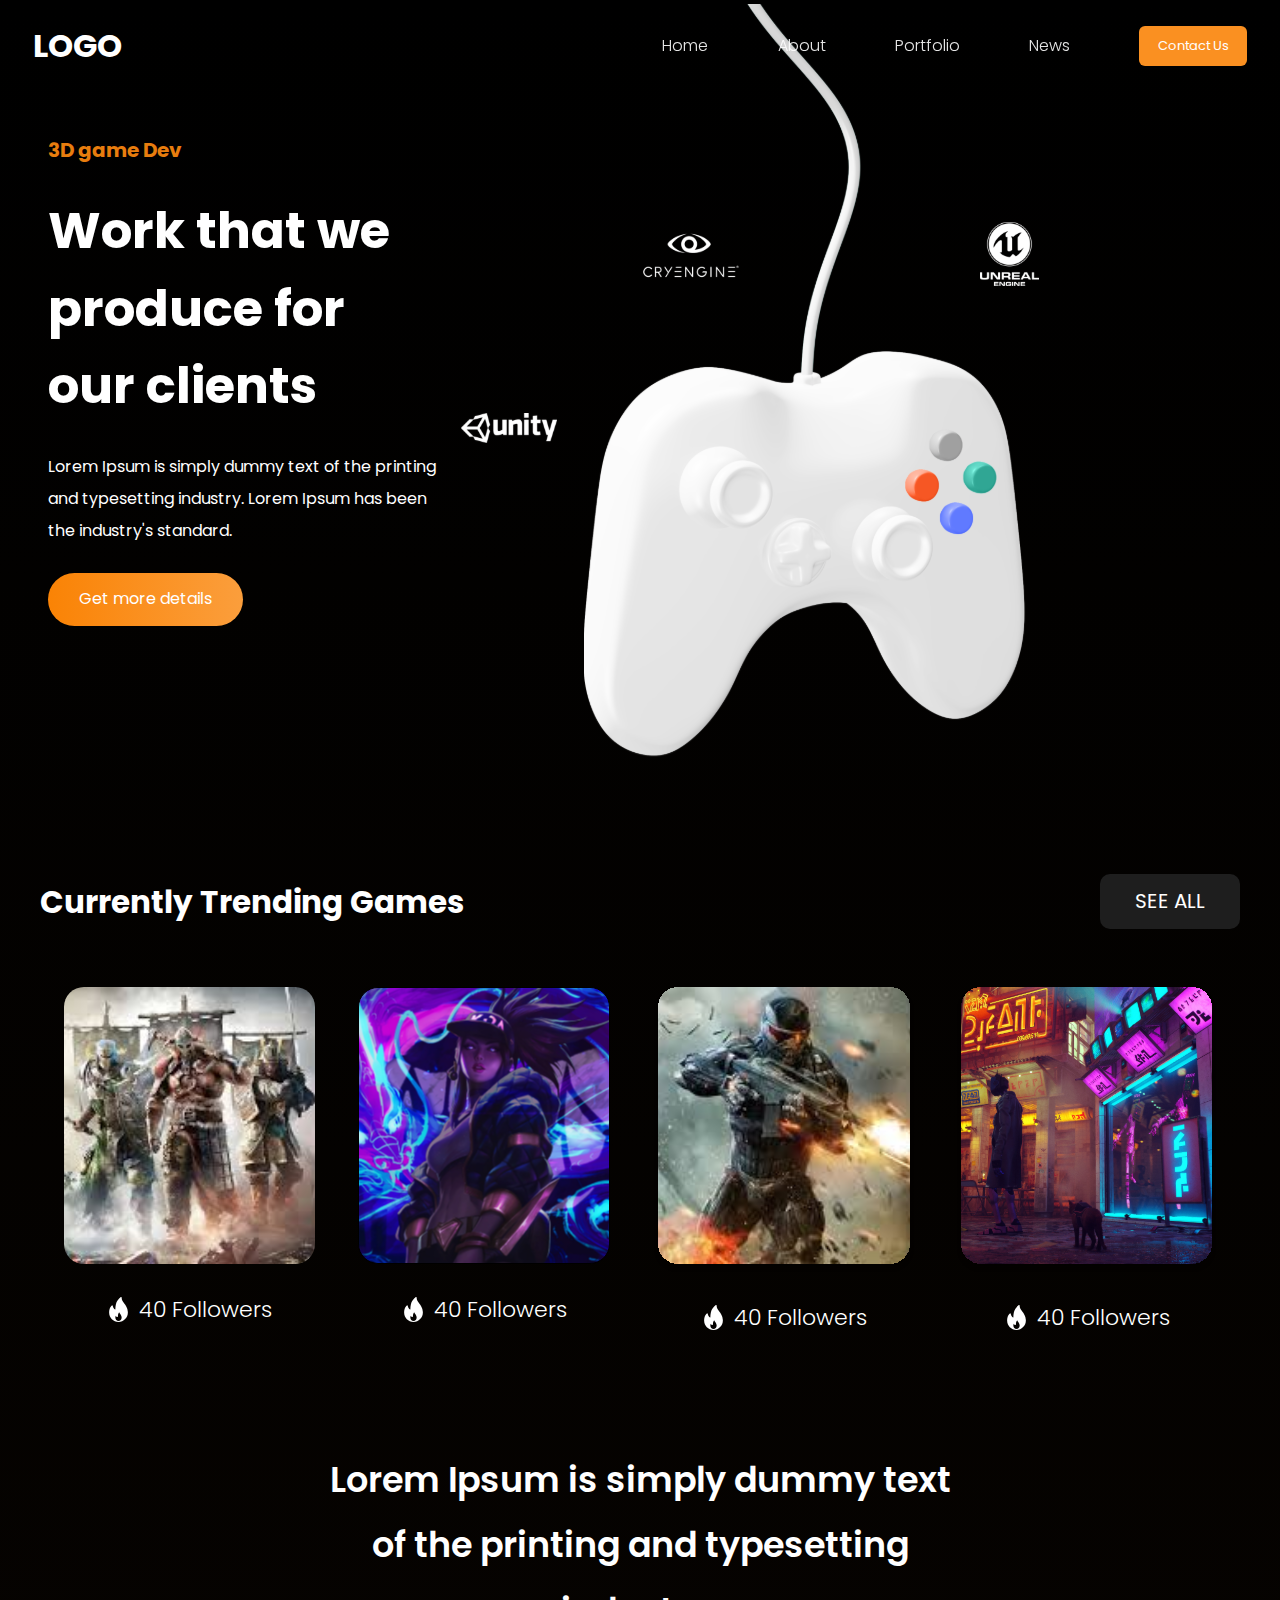
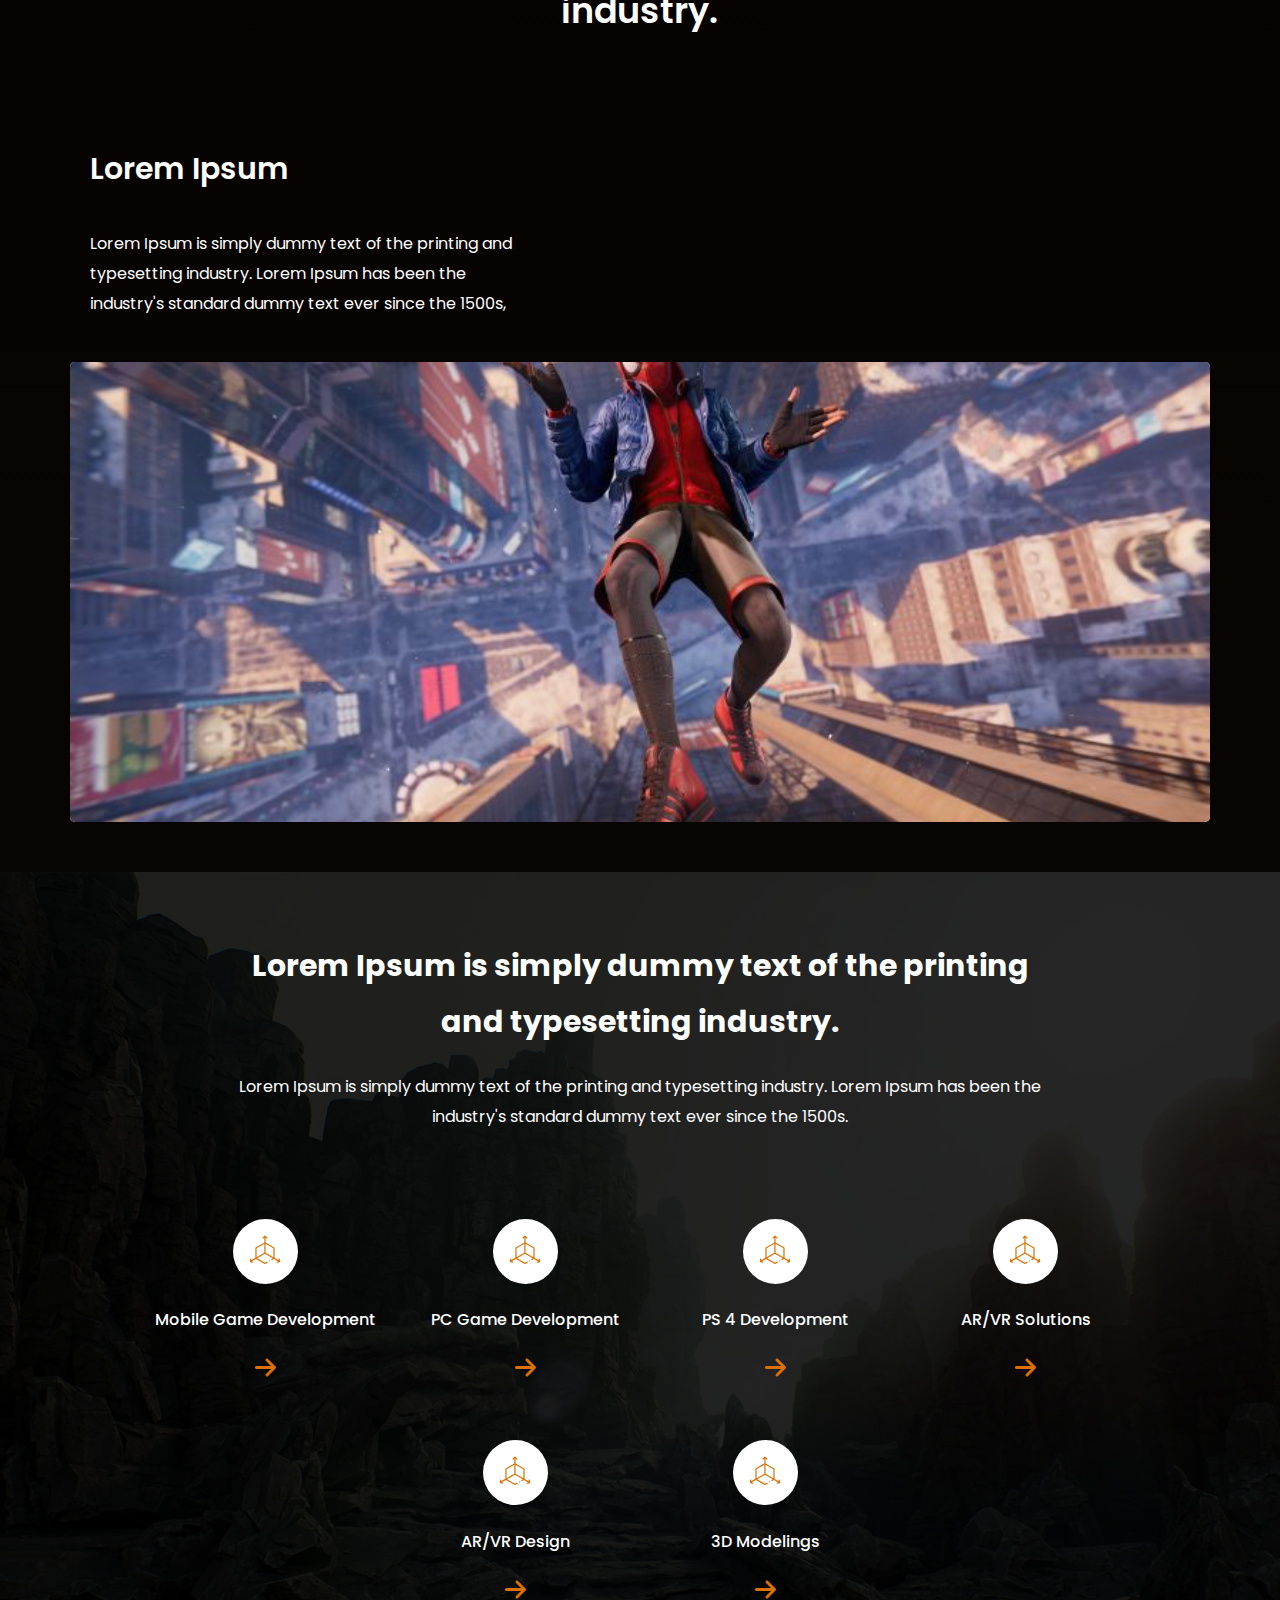
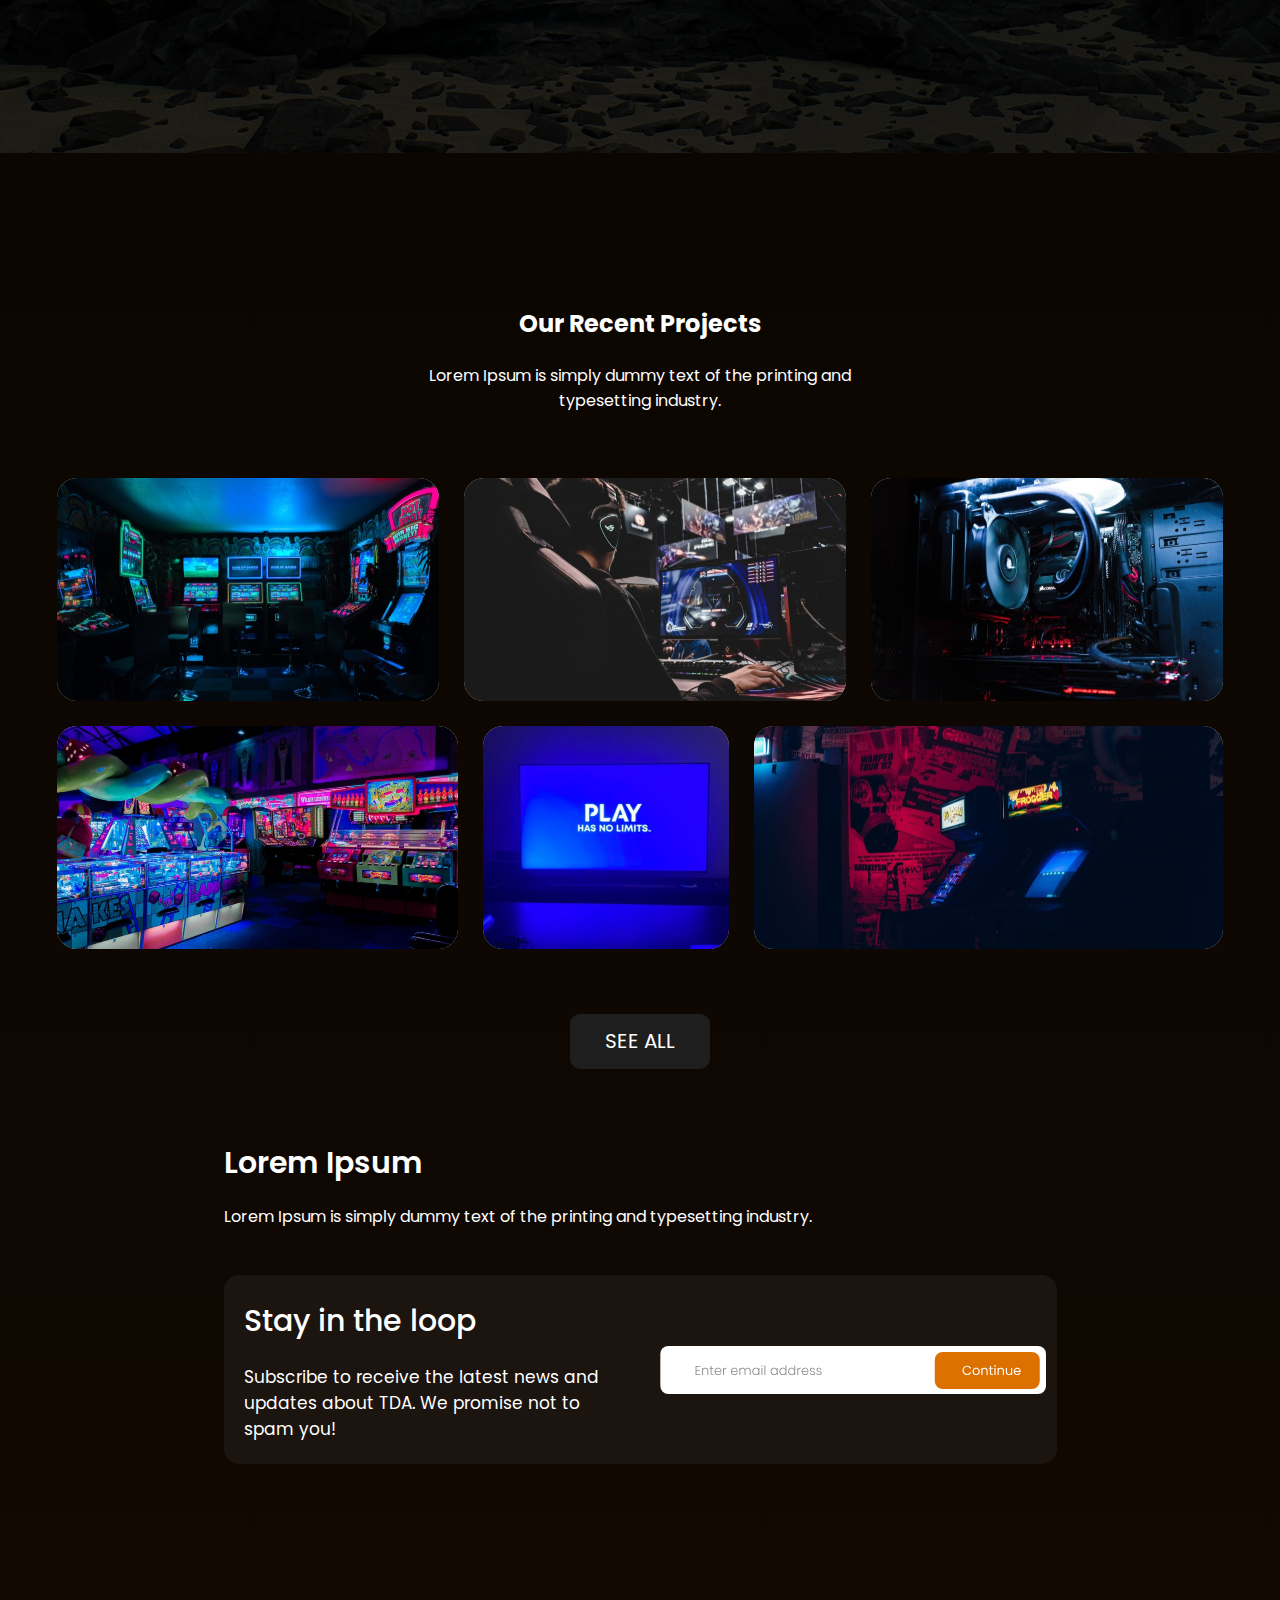
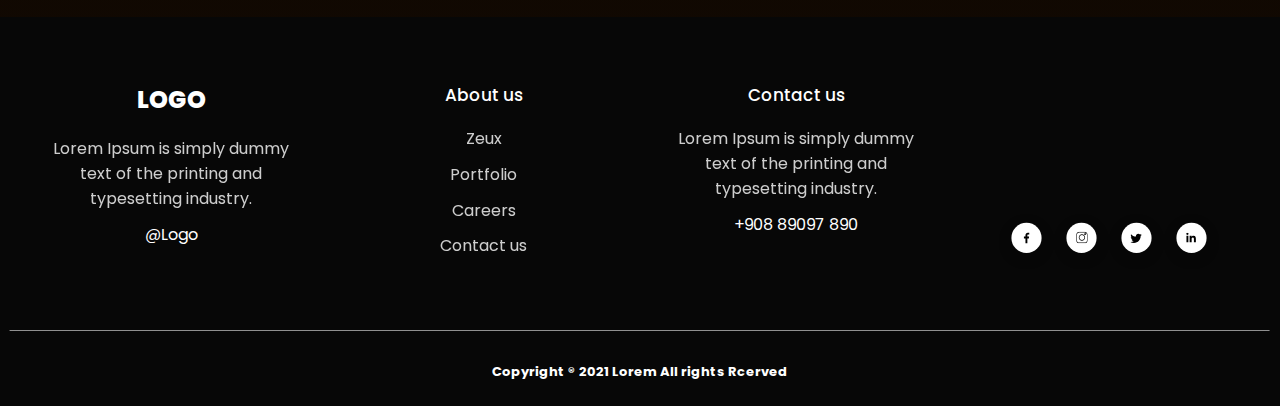
<file: index.html>
<!DOCTYPE html>
<html lang="en">
<head>
    <link rel="stylesheet" href="/css/style.css">
    <meta charset="UTF-8">
    <meta name="viewport" content="width=device-width, initial-scale=1.0">
    <title>Document</title>
</head>
<body>
    <header class="header">
        
            <div class="header__logo">
                <h1 class="header__logo-text">LOGO</h1>
            </div>
            <nav class="header__nav">
                <ul class="header__list">
                    <li><a href="/">Home</a></li>
                    <li><a href="/about.html">About</a></li>
                    <li><a href="/portfolio.html">Portfolio</a></li>
                    <li><a href="#">News</a></li>
                </ul>
                <a class="header__button" href="#">Contact Us</a>
            </nav>
        
    </header>

    <section class="hero">
        <div class="container">
            <div class="hero__text-block">
                <h2 class="hero__litte-title">3D game Dev</h2>
                <h1 class="hero__main-title">Work that we produce for our clients</h1>
                <p class="hero__text">Lorem Ipsum is simply dummy text of the printing and typesetting industry. Lorem Ipsum has been the industry's standard.</p>
                <a class="hero__button" href="#">Get more details</a>
            </div>
            <img src="/images/joystick.svg" alt="" class="hero__img">
        </div>
    </section>

    <section class="choice">
        <div class="container">
            <div class="choice__trends">
                <h2 class="choice__trends-text">Currently Trending Games</h2>
                <a class="choice__button" href="#">SEE ALL</a>
            </div>
            <div class="choice__gallery">
                <div class="choice__gallery-item"> 
                    <img class="choice__gallery-img" src="/images/Choice1.svg" alt="">
                    <p class="choice__gallery-followers"><img src="/images/fire 1.svg" alt=""> 40 Followers</p>
                </div>
                <div class="choice__gallery-item"> 
                    <img class="choice__gallery-img" src="/images/Choise2.svg" alt="">
                    <p class="choice__gallery-followers"><img src="/images/fire 1.svg" alt=""> 40 Followers</p>
                </div>
                <div class="choice__gallery-item"> 
                    <img class="choice__gallery-img" src="/images/Choice3.svg" alt="">
                    <p class="choice__gallery-followers"><img src="/images/fire 1.svg" alt=""> 40 Followers</p>
                </div>
                <div class="choice__gallery-item"> 
                    <img class="choice__gallery-img" src="/images/Choice4.svg" alt="">
                    <p class="choice__gallery-followers"><img src="/images/fire 1.svg" alt=""> 40 Followers</p>
                </div>
            </div>
        </div>
    </section>

    <section class="photo">
        <div class="container">
            <div class="photo__title">
                <h1 class="photo__title-main">Lorem Ipsum is simply dummy text of the printing and typesetting industry.</h1>
            </div>
            <div class="spiderman-section">
                <div class="photo__text">
                    <h2 class="photo__text-main">Lorem Ipsum</h2>
                    <p class="photo__text-text">Lorem Ipsum is simply dummy text of the printing and typesetting industry. Lorem Ipsum has been the industry's standard dummy text ever since the 1500s,</p>
                </div>
                <div class="spiderman"><img class="spiderman__img" src="/images/spiderman.svg" alt=""></div>
            </div>
        </div>
    </section>

    <section class="development">
        <div class="container">
            <div class="development-text">
                <h2 class="development-text__title">Lorem Ipsum is simply dummy text of the printing and typesetting industry.</h2>
                <p class="development-text__text">Lorem Ipsum is simply dummy text of the printing and typesetting industry. Lorem Ipsum has been the industry's standard dummy text ever since the 1500s.</p>
            </div>
            <div class="development-items">
                <div class="development-items__item">
                    <img class="development__icon" src="/images/icons/3D.svg" alt="">
                    <p class="development-items__item__text">Mobile Game Development</p>
                    <img class="development__arrow-icon" src="/images/icons/arrow.svg" alt="">
                </div>
                <div class="development-items__item">
                    <img class="development__icon" src="/images/icons/3D.svg" alt="">
                    <p class="development-items__item__text">PC Game Development</p>
                    <img class="development__arrow-icon" src="/images/icons/arrow.svg" alt="">
                </div>
                <div class="development-items__item">
                    <img class="development__icon" src="/images/icons/3D.svg" alt="">
                    <p class="development-items__item__text">PS 4 Development</p>
                    <img class="development__arrow-icon" src="/images/icons/arrow.svg" alt="">
                </div>
                <div class="development-items__item">
                    <img class="development__icon" src="/images/icons/3D.svg" alt="">
                    <p class="development-items__item__text">AR/VR Solutions</p>
                    <img class="development__arrow-icon" src="/images/icons/arrow.svg" alt="">
                </div>
                <div class="development-items__item">
                    <img class="development__icon" src="/images/icons/3D.svg" alt="">
                    <p class="development-items__item__text">AR/VR Design</p>
                    <img class="development__arrow-icon" src="/images/icons/arrow.svg" alt="">
                </div>
                <div class="development-items__item">
                    <img class="development__icon" src="/images/icons/3D.svg" alt="">
                    <p class="development-items__item__text">3D Modelings</p>
                    <img class="development__arrow-icon" src="/images/icons/arrow.svg" alt="">
                </div>
            </div>
        </div>
    </section>

    <section class="projects">
        <div class="container">
            <div class="projects-text">
                <h2 class="projects-text__title">Our Recent Projects</h2>
                <p class="projects-text__text">Lorem Ipsum is simply dummy text of the printing and typesetting industry. </p>
            </div>
            <div class="projects-gallery">
                <img src="/images/projects-image/Rectangle 15.svg" alt="">
                <img src="/images/projects-image/Rectangle 16.svg" alt="">
                <img src="/images/projects-image/Rectangle 17.svg" alt="">
                <img src="/images/projects-image/Rectangle 18.svg" alt="">
                <img src="/images/projects-image/Rectangle 19.svg" alt="">
                <img src="/images/projects-image/Rectangle 20.svg" alt="">
            </div>
            <a class="choice__button" href="#">SEE ALL</a>
        </div>
    </section>

    <section class="loop">
        <div class="container">
            <div class="loop-text">
                <h2 class="loop-text__title">Lorem Ipsum</h2>
                <p class="loop-text__text">Lorem Ipsum is simply dummy text of the printing and typesetting industry. </p>
            </div>
            <div class="loop-find">
                <div class="loop-find__text">
                    <h2 class="loop-find__text-title">Stay in the loop</h2>
                    <p class="loop-find__text-text">Subscribe to receive the latest news and updates about TDA. We promise not to spam you! </p>
                </div>
                <img class="find-img" src="/images/find.svg" alt="">
            </div>
        </div>
    </section>

    <footer class="footer">
        <div class="footer-grid">
            <div class="footer-grid__logo footer-grid__item">
                <h2 class="footer-grid__logo-title">LOGO</h2>
                <p class="footer-grid__text">Lorem Ipsum is simply dummy text of the printing and typesetting industry. </p>
                <p class="footer-grid__text-logo">@Logo</p>
            </div>
            <div class="footer-grid__about footer-grid__item">
                <h4 class="footer-grid__text-main">About us</h4>
                <p class="footer-grid__text">Zeux</p>
                <p class="footer-grid__text">Portfolio</p>
                <p class="footer-grid__text">Careers</p>
                <p class="footer-grid__text">Contact us</p>
            </div>
            <div class="footer-grid__contact footer-grid__item">
                <h4 class="footer-grid__text-main">Contact us</h4>
                <p class="footer-grid__text">Lorem Ipsum is simply dummy text of the printing and typesetting industry. </p>
                <p class="footer-grid__text-phone">+908 89097 890</p>
            </div>
            <div class="footer-grid__icons">
                <img src="/images/icons/facebook.svg" alt="" class="footer-grid__icons-item">
                <img src="/images/icons/instagram.svg" alt="" class="footer-grid__icons-item">
                <img src="/images/icons/twitter.svg" alt="" class="footer-grid__icons-item">
                <img src="/images/icons/linkedin.svg" alt="" class="footer-grid__icons-item">
            </div>
        </div>
        <img class="footer-line" src="/images/line.svg" alt="">
        <h3 class="footer-rights">Copyright ® 2021 Lorem All rights Rcerved</h3>
    </footer>
</body>
</html>
</file>
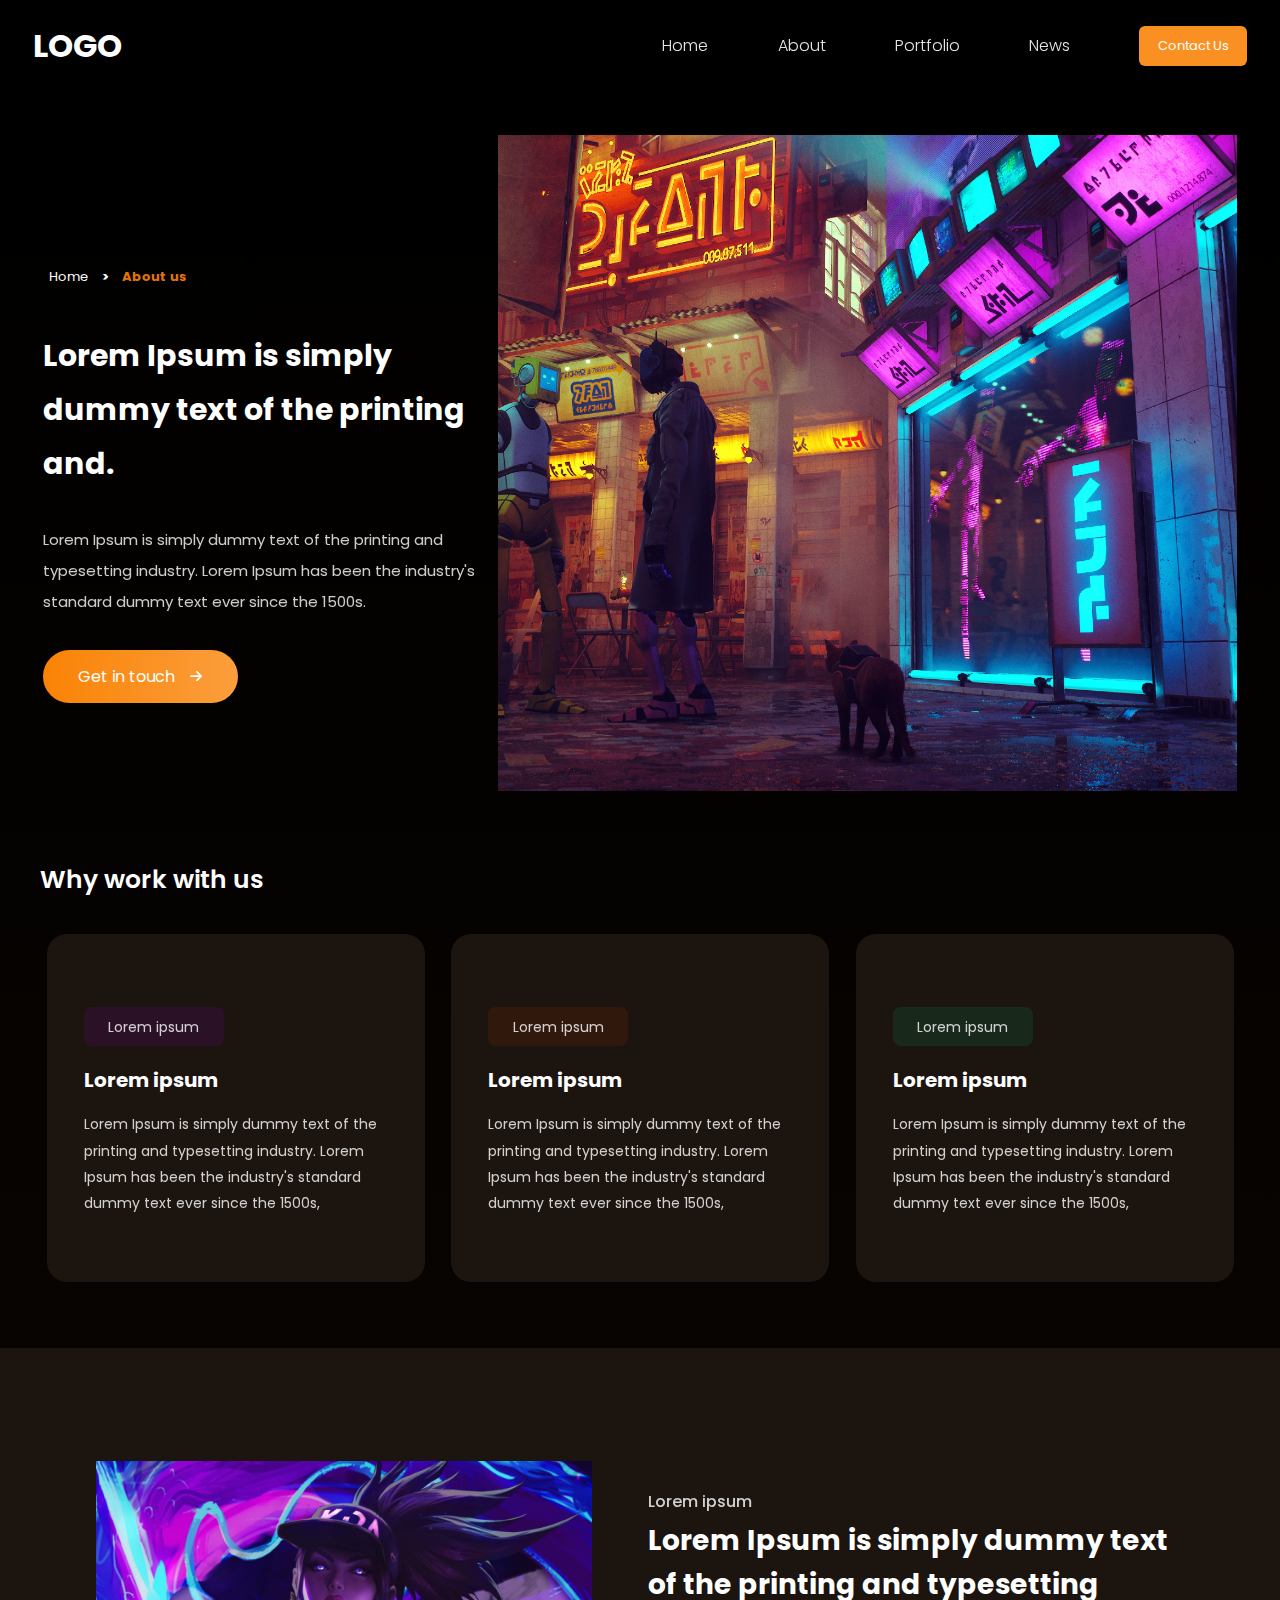
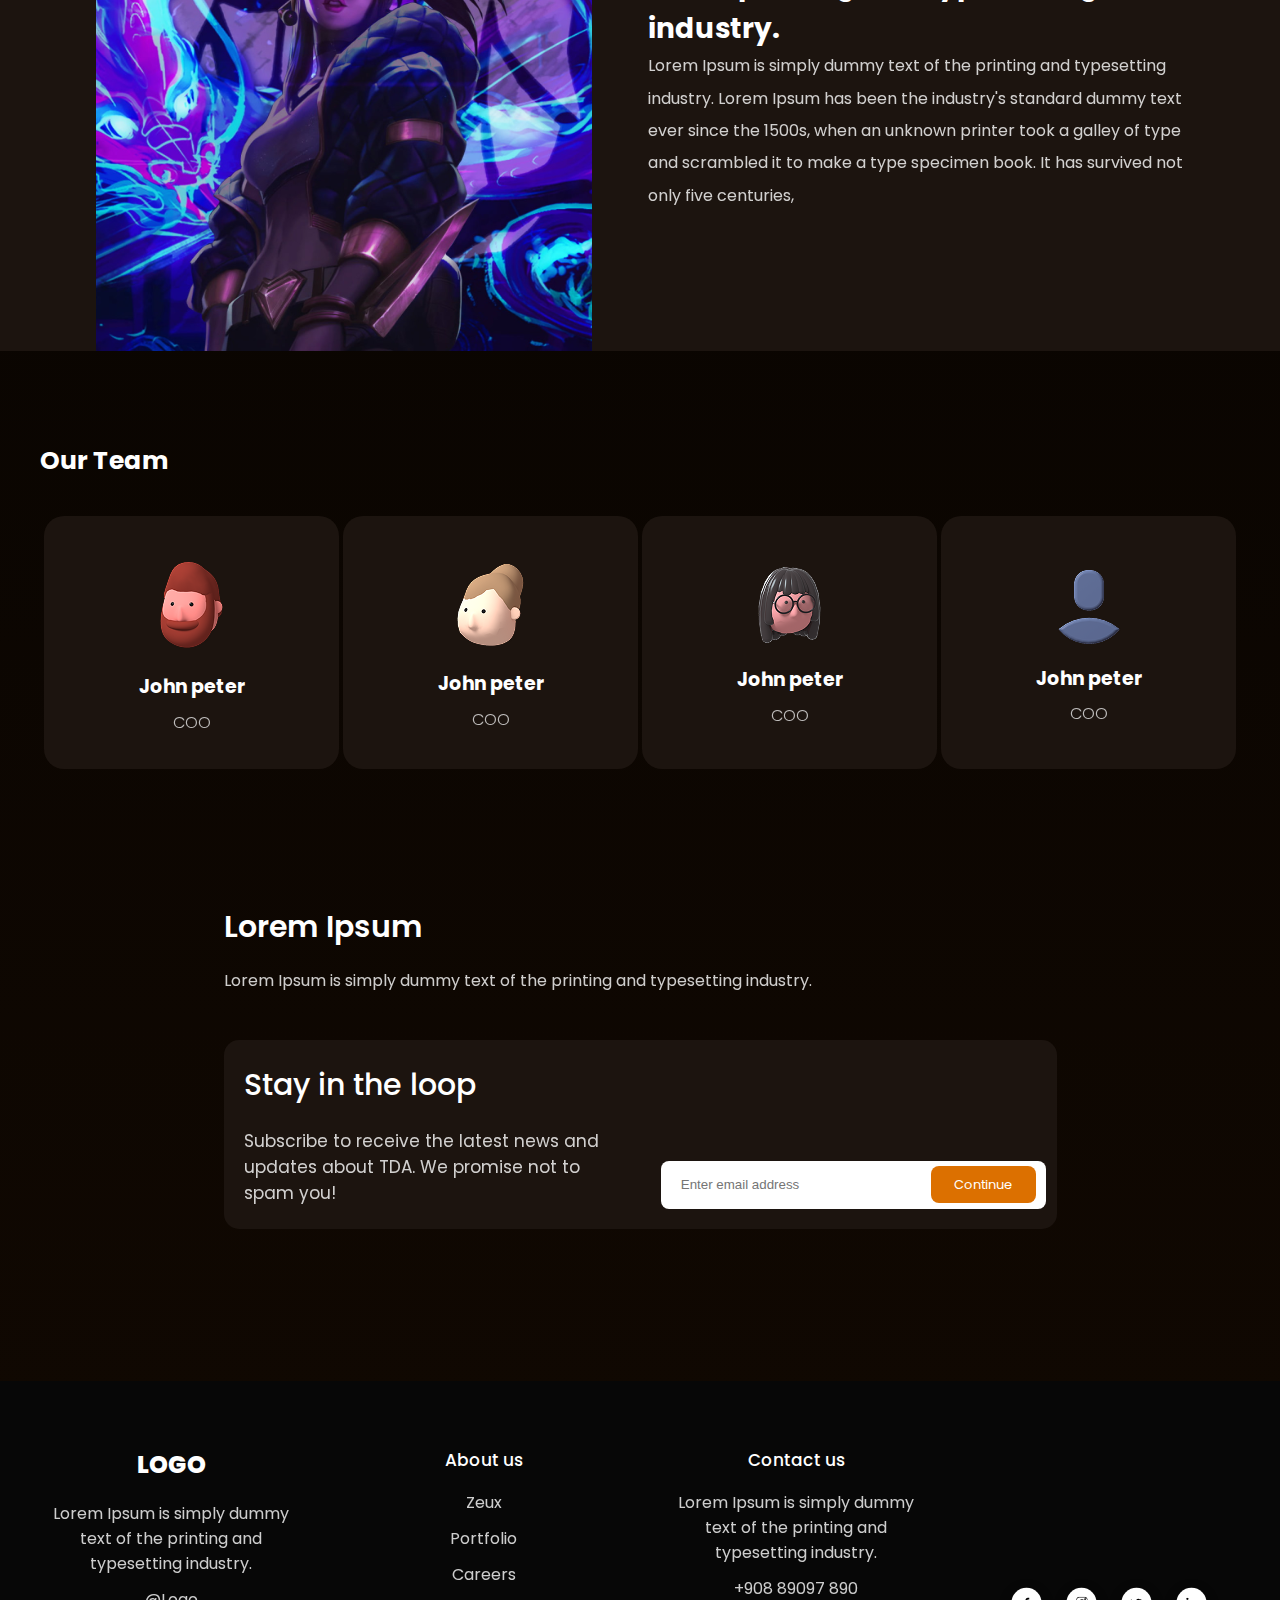
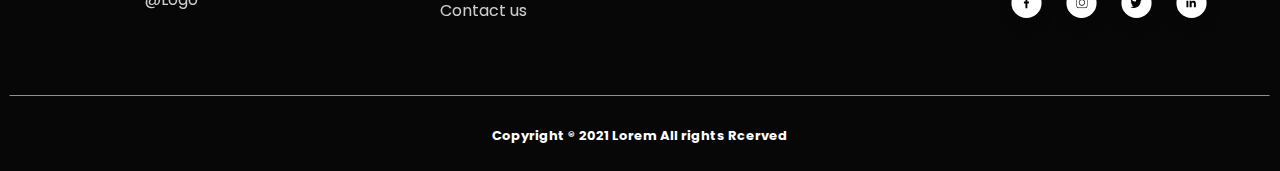
<file: about.html>
<!DOCTYPE html>
<html lang="en">
<head>
    <meta charset="UTF-8">
    <meta name="viewport" content="width=device-width, initial-scale=1.0">
    <title>Document</title>
    <link rel="stylesheet" href="/css/about.css">
    <link rel="stylesheet" href="/css/style.css">
</head>
<body>
    <header class="header">
        <div class="header__logo">
            <h1 class="header__logo-text">LOGO</h1>
        </div>
        <nav class="header__nav">
            <ul class="header__list">
                <li><a href="/index.html">Home</a></li>
                <li><a href="/">About</a></li>
                <li><a href="/portfolio.html">Portfolio</a></li>
                <li><a href="/news.html">News</a></li>
            </ul>
            <a class="header__button" href="/contacts.html">Contact Us</a>
        </nav>
    </header>
    <section class="about-hero">
        <div class="container">
            <div class="about-hero__text">
                <div class="text-place">
                    <a href="/index.html">Home</a>
                    <h3>></h3>
                    <h3 class="text-place__about">About us</h3>
                </div>
                <h1 class="about-hero__text-title">Lorem Ipsum is simply dummy text of the printing and.</h1>
                <p class="about-hero__text-main">Lorem Ipsum is simply dummy text of the printing and typesetting industry. Lorem Ipsum has been the industry's standard dummy text ever since the 1500s.</p>
                <a class="hero__button" href="/contacts.html">Get in touch <img class="vector" src="/about-img/icons/Vector.svg" alt=""></a>
            </div>
            <img class="about-hero__img" src="/about-img/hero.svg" alt="">
        </div>

    </section>

    <section class="work">
        <div class="container">
            <h2 class="work-text">Why work with us</h2>
            <div class="work-list">
                <div class="work-list__item">
                    <div class="item-color purple">
                        <p class="item-color__text">Lorem ipsum</p>
                    </div>
                        <h2 class="work-list__title">Lorem ipsum</h2>
                        <p class="work-list__text">Lorem Ipsum is simply dummy text of the printing and typesetting industry. Lorem Ipsum has been the industry's standard dummy text ever since the 1500s,</p>
                </div>
                <div class="work-list__item">
                    <div class="item-color brown">
                        <p class="item-color__text">Lorem ipsum</p>
                    </div>
                    <h2 class="work-list__title">Lorem ipsum</h2>
                    <p class="work-list__text">Lorem Ipsum is simply dummy text of the printing and typesetting industry. Lorem Ipsum has been the industry's standard dummy text ever since the 1500s,</p>
                    
                </div>
                <div class="work-list__item">
                    <div class="item-color green">
                        <p class="item-color__text">Lorem ipsum</p>
                    </div>
                    <h2 class="work-list__title">Lorem ipsum</h2>
                    <p class="work-list__text">Lorem Ipsum is simply dummy text of the printing and typesetting industry. Lorem Ipsum has been the industry's standard dummy text ever since the 1500s,</p>
                </div>
            </div>
        </div>
    </section>

    <section class="witch">
        <div class="container">
            <div class="witch-image">
                <img src="/about-img/witch.svg" alt="">
            </div>
            <div class="witch-text">
                <p class="witch-text__little">Lorem ipsum</p>
                <h2 class="witch-text__title">Lorem Ipsum is simply dummy text of the printing and typesetting industry.</h2>
                <p class="witch-text__main">Lorem Ipsum is simply dummy text of the printing and typesetting industry. Lorem Ipsum has been the industry's standard dummy text ever since the 1500s, when an unknown printer took a galley of type and scrambled it to make a type specimen book. It has survived not only five centuries,</p>
            </div>
        </div>
    </section>

    <section class="team">
        <div class="container">
            <h2 class="team-title">Our Team</h2>
            <div class="team-list">
                <div class="team-list__item">
                    <img src="/about-img/man.png" alt="">
                    <h3 class="list-item__name">John peter</h3>
                    <p class="list-item__work">COO</p>
                </div>
                <div class="team-list__item">
                    <img src="/about-img/w-women.png" alt="">
                    <h3 class="list-item__name">John peter</h3>
                    <p class="list-item__work">COO</p>
                </div>
                <div class="team-list__item">
                    <img src="/about-img/a-women.png" alt="">
                    <h3 class="list-item__name">John peter</h3>
                    <p class="list-item__work">COO</p>
                </div>
                <div class="team-list__item">
                    <img src="/about-img/anonim.png" alt="">
                    <h3 class="list-item__name">John peter</h3>
                    <p class="list-item__work">COO</p>
                </div>
            </div>
        </div>
    </section>

    <section class="loop">
        <div class="container">
            <div class="loop-text">
                <h2 class="loop-text__title">Lorem Ipsum</h2>
                <p class="loop-text__text">Lorem Ipsum is simply dummy text of the printing and typesetting industry. </p>
            </div>
            <div class="loop-find">
                <div class="loop-find__text">
                    <h2 class="loop-find__text-title">Stay in the loop</h2>
                    <p class="loop-find__text-text">Subscribe to receive the latest news and updates about TDA. We promise not to spam you! </p>
                </div>
                <div class="email-form">
                    <input class="email-form__input" type="text" placeholder="Enter email address">
                    <a class="email-form__button" href="/contacts.html">Continue</a>
                </div>
            </div>
        </div>
    </section>

      <footer class="footer">
        <div class="footer-grid">
            <div class="footer-grid__logo footer-grid__item">
                <h2 class="footer-grid__logo-title">LOGO</h2>
                <p class="footer-grid__text">Lorem Ipsum is simply dummy text of the printing and typesetting industry. </p>
                <p class="footer-grid__text-logo">@Logo</p>
            </div>
            <div class="footer-grid__about footer-grid__item">
                <h4 class="footer-grid__text-main">About us</h4>
                <p class="footer-grid__text">Zeux</p>
                <p class="footer-grid__text">Portfolio</p>
                <p class="footer-grid__text">Careers</p>
                <p class="footer-grid__text">Contact us</p>
            </div>
            <div class="footer-grid__contact footer-grid__item">
                <h4 class="footer-grid__text-main">Contact us</h4>
                <p class="footer-grid__text">Lorem Ipsum is simply dummy text of the printing and typesetting industry. </p>
                <p class="footer-grid__text-phone">+908 89097 890</p>
            </div>
            <div class="footer-grid__icons">
                <img src="/images/icons/facebook.svg" alt="" class="footer-grid__icons-item">
                <img src="/images/icons/instagram.svg" alt="" class="footer-grid__icons-item">
                <img src="/images/icons/twitter.svg" alt="" class="footer-grid__icons-item">
                <img src="/images/icons/linkedin.svg" alt="" class="footer-grid__icons-item">
            </div>
        </div>
        <img class="footer-line" src="/images/line.svg" alt="">
        <h3 class="footer-rights">Copyright ® 2021 Lorem All rights Rcerved</h3>
    </footer>    
</body>
</html>
</file>
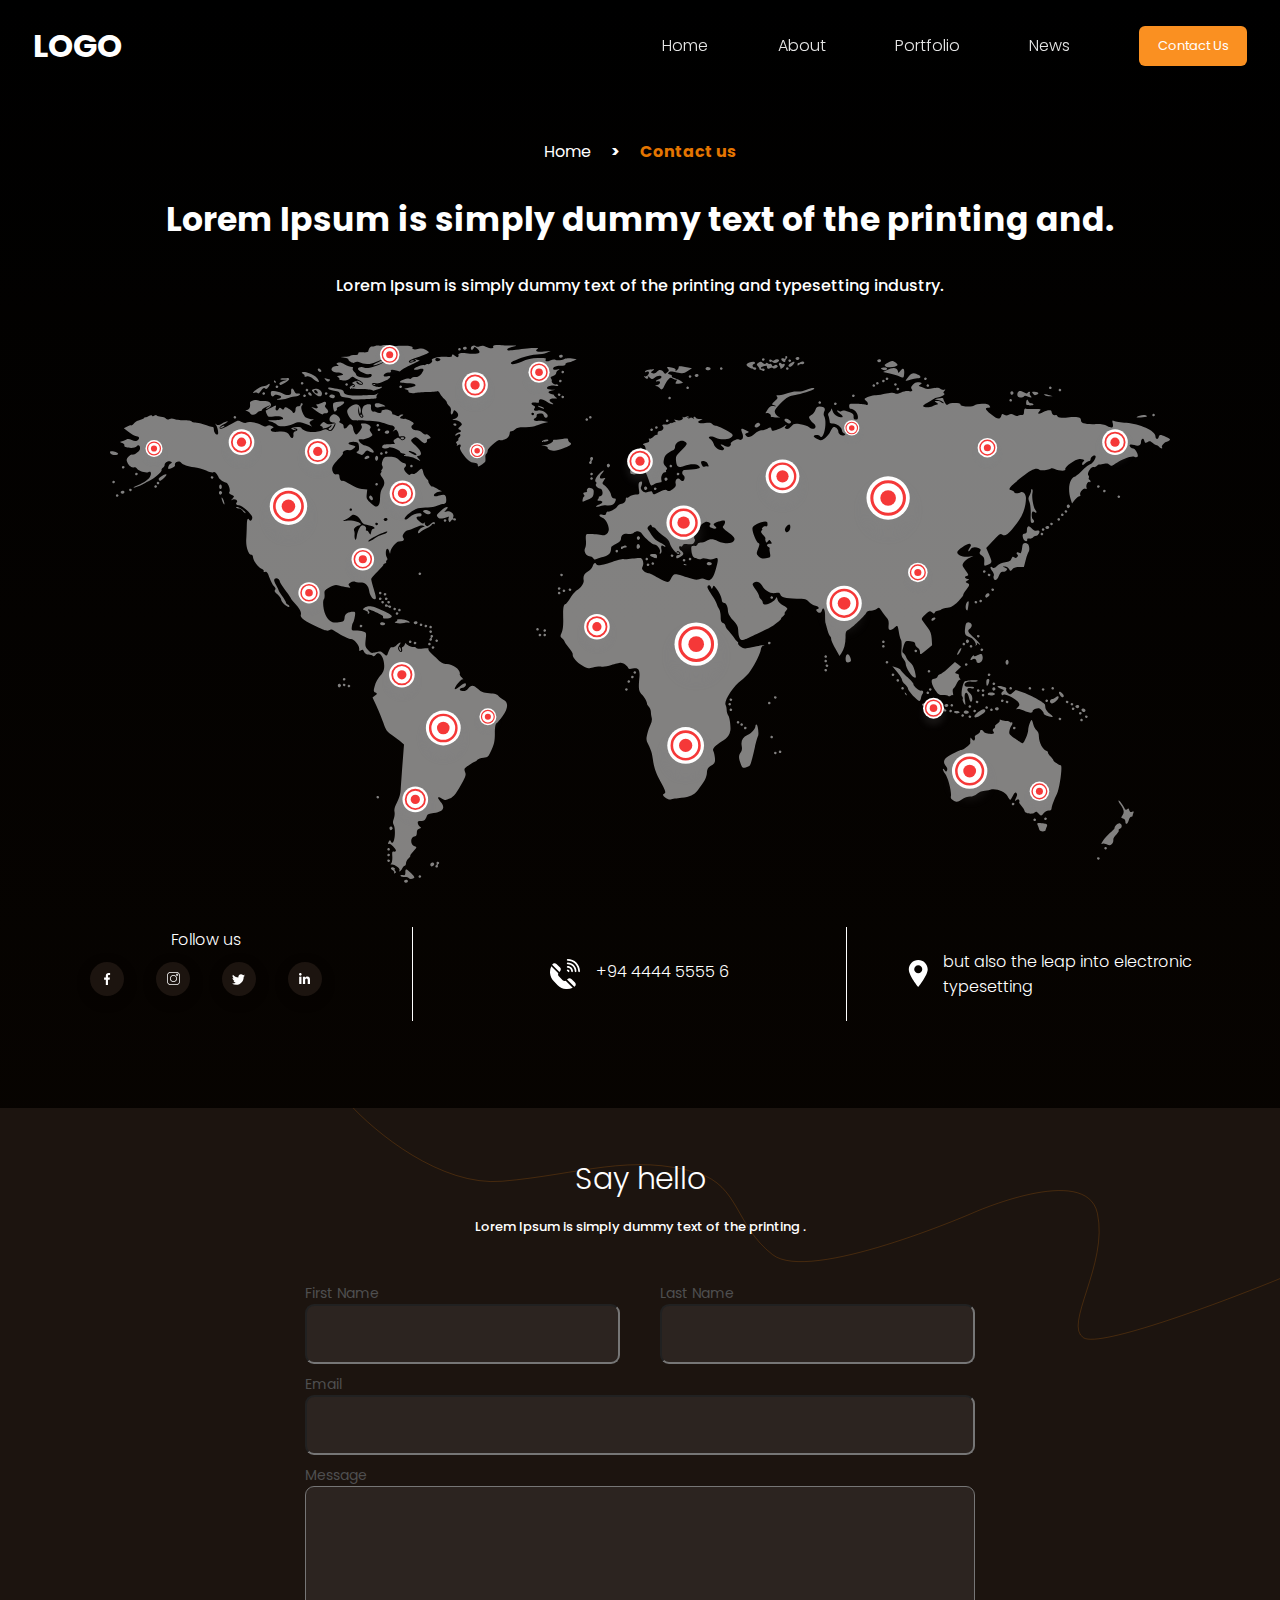
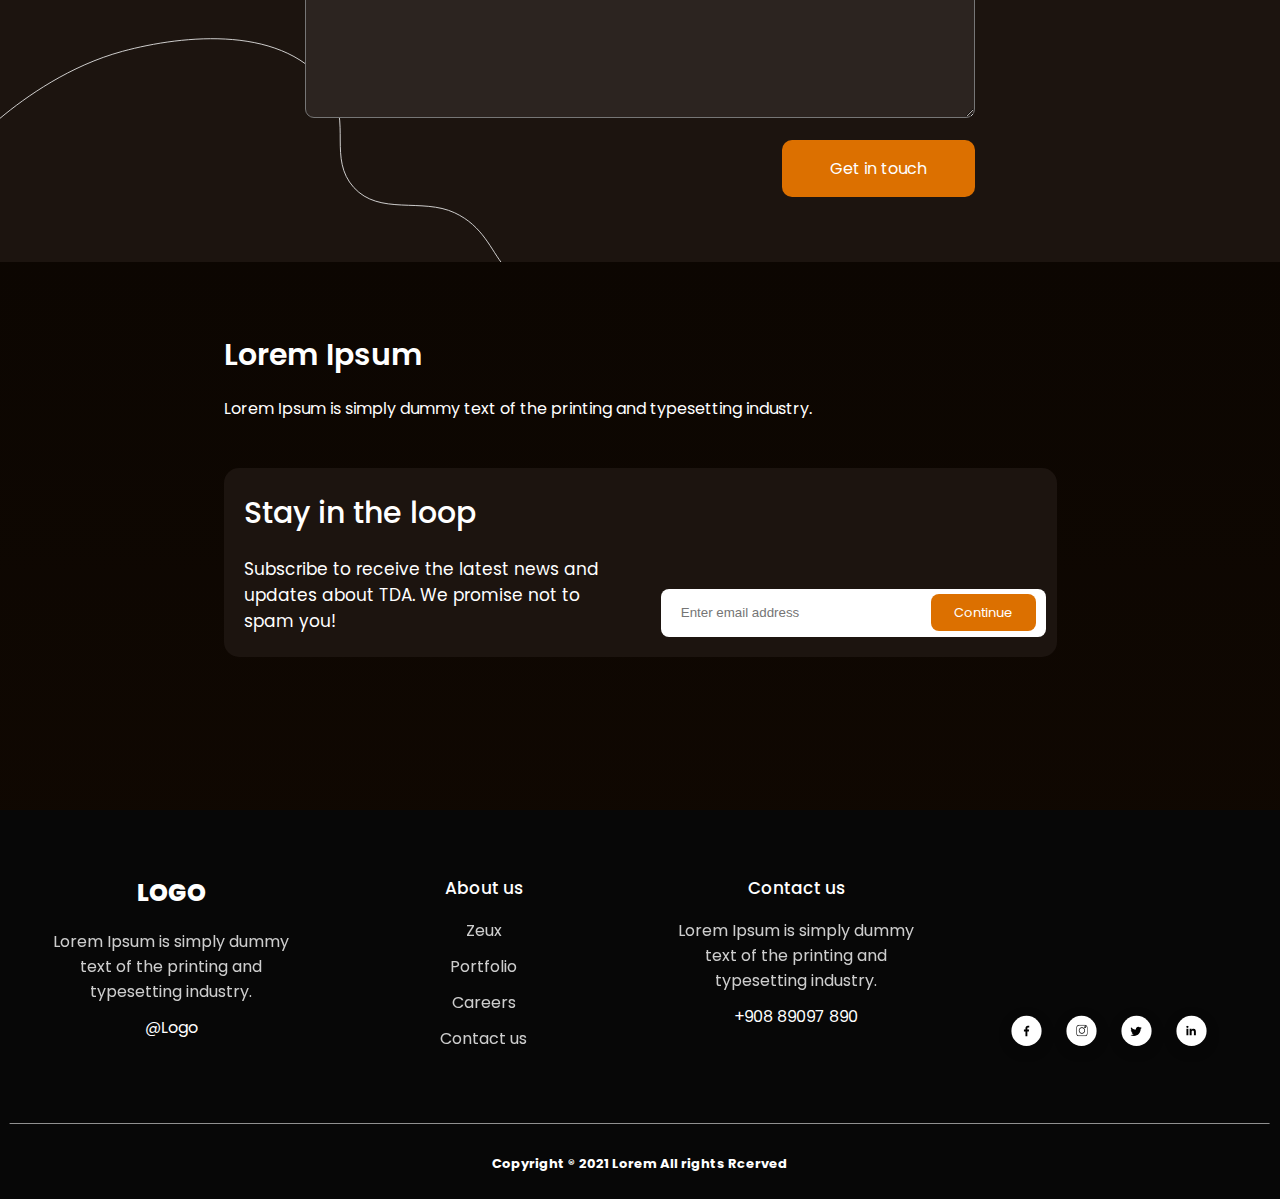
<file: contacts.html>
<!DOCTYPE html>
<html lang="en">
<head>
    <meta charset="UTF-8">
    <meta name="viewport" content="width=device-width, initial-scale=1.0">
    <title>Document</title>
    <link rel="stylesheet" href="/css/style.css">
    <link rel="stylesheet" href="/css/contacts.css">
</head>
<body>
    <header class="header">
        
            <div class="header__logo">
                <h1 class="header__logo-text">LOGO</h1>
            </div>
            <nav class="header__nav">
                <ul class="header__list">
                    <li><a href="/index.html">Home</a></li>
                    <li><a href="/about.html">About</a></li>
                    <li><a href="/portfolio.html">Portfolio</a></li>
                    <li><a href="/news.html">News</a></li>
                </ul>
                <a class="header__button" href="/">Contact Us</a>
            </nav>
        
    </header>

    <section class="map">
        <div class="container">

            <div class="map-text__place">
                <a href="/index.html">Home</a>
                <h3>></h3>
                <h3 class="map-place__orange">Contact us</h3>
            </div>

            <h1 class="map-title">Lorem Ipsum is simply dummy text of the printing and.</h1>
            <p class="map-text">Lorem Ipsum is simply dummy text of the printing and typesetting industry.</p>

            <img class="map-img" src="/contacts-img/map.svg" alt="">

            <div class="contacts-list">
                <div class="contacts-list__item social">
                    <p class="social-text">Follow us</p>
                    <div class="social-icons">
                        <img src="/contacts-img/icons/facebook.svg" alt="" class="social-icon">
                        <img src="/contacts-img/icons/instagram.svg" alt="" class="social-icon">
                        <img src="/contacts-img/icons/twitter.svg" alt="" class="social-icon">
                        <img src="/contacts-img/icons/linkedin.svg" alt="" class="social-icon">
                    </div>
                </div>
                <div class="contacts-list__item phone">
                    <p class="phone-text"><img src="/contacts-img/icons/phone.svg" alt="" class="phone-icon"> +94 4444 5555 6</p>
                </div>
                <div class="contacts-list__item place">
                    <img src="/contacts-img/icons/gps.svg" alt="" class="place-icon">
                    <p class="place-text">but also the leap into electronic typesetting</p>
                </div>
            </div>
        </div>
    </section>

    <section class="feedback">
        <div class="container">

            <h2 class="feedback-title">Say hello</h2>
            <p class="feedback-text">Lorem Ipsum is simply dummy text of the printing .</p>

            <div class="form">
                <div class="form-name">

                    <div class="form-fname">
                        <label for="First-Name">First Name</label>
                        <input class="input" type="text" clsass="form-input">
                    </div>

                    <div class="form-lname">
                        <label for="Last-Name">Last Name</label>
                        <input class="input" type="text" class="form-input">
                    </div>

                </div>

                <div class="form-email">
                    <label for="Email">Email</label>
                    <input class="input" type="email" class="form-input">
                </div>

                <div class="form-message">
                    <label for="Message">Message</label>
                    <textarea name="message" id="" class="form-input"></textarea>
                </div>
            </div>
            <div class="form-button__container">
                <a href="#" class="form-button">Get in touch</a>
            </div>
            

        </div>
    </section>
 
    <section class="loop">
        <div class="container">
            <div class="loop-text">
                <h2 class="loop-text__title">Lorem Ipsum</h2>
                <p class="loop-text__text">Lorem Ipsum is simply dummy text of the printing and typesetting industry. </p>
            </div>
            <div class="loop-find">
                <div class="loop-find__text">
                    <h2 class="loop-find__text-title">Stay in the loop</h2>
                    <p class="loop-find__text-text">Subscribe to receive the latest news and updates about TDA. We promise not to spam you! </p>
                </div>
                <div class="email-form">
                    <input class="email-form__input" type="text" placeholder="Enter email address">
                    <a class="email-form__button" href="/contacts.html">Continue</a>
                </div>
            </div>
        </div>
    </section>
    
    <footer class="footer">
        <div class="footer-grid">
            <div class="footer-grid__logo footer-grid__item">
                <h2 class="footer-grid__logo-title">LOGO</h2>
                <p class="footer-grid__text">Lorem Ipsum is simply dummy text of the printing and typesetting industry. </p>
                <p class="footer-grid__text-logo">@Logo</p>
            </div>
            <div class="footer-grid__about footer-grid__item">
                <h4 class="footer-grid__text-main">About us</h4>
                <p class="footer-grid__text">Zeux</p>
                <p class="footer-grid__text">Portfolio</p>
                <p class="footer-grid__text">Careers</p>
                <p class="footer-grid__text">Contact us</p>
            </div>
            <div class="footer-grid__contact footer-grid__item">
                <h4 class="footer-grid__text-main">Contact us</h4>
                <p class="footer-grid__text">Lorem Ipsum is simply dummy text of the printing and typesetting industry. </p>
                <p class="footer-grid__text-phone">+908 89097 890</p>
            </div>
            <div class="footer-grid__icons">
                <img src="/images/icons/facebook.svg" alt="" class="footer-grid__icons-item">
                <img src="/images/icons/instagram.svg" alt="" class="footer-grid__icons-item">
                <img src="/images/icons/twitter.svg" alt="" class="footer-grid__icons-item">
                <img src="/images/icons/linkedin.svg" alt="" class="footer-grid__icons-item">
            </div>
        </div>
        <img class="footer-line" src="/images/line.svg" alt="">
        <h3 class="footer-rights">Copyright ® 2021 Lorem All rights Rcerved</h3>
    </footer>
</body>
</html>
</file>
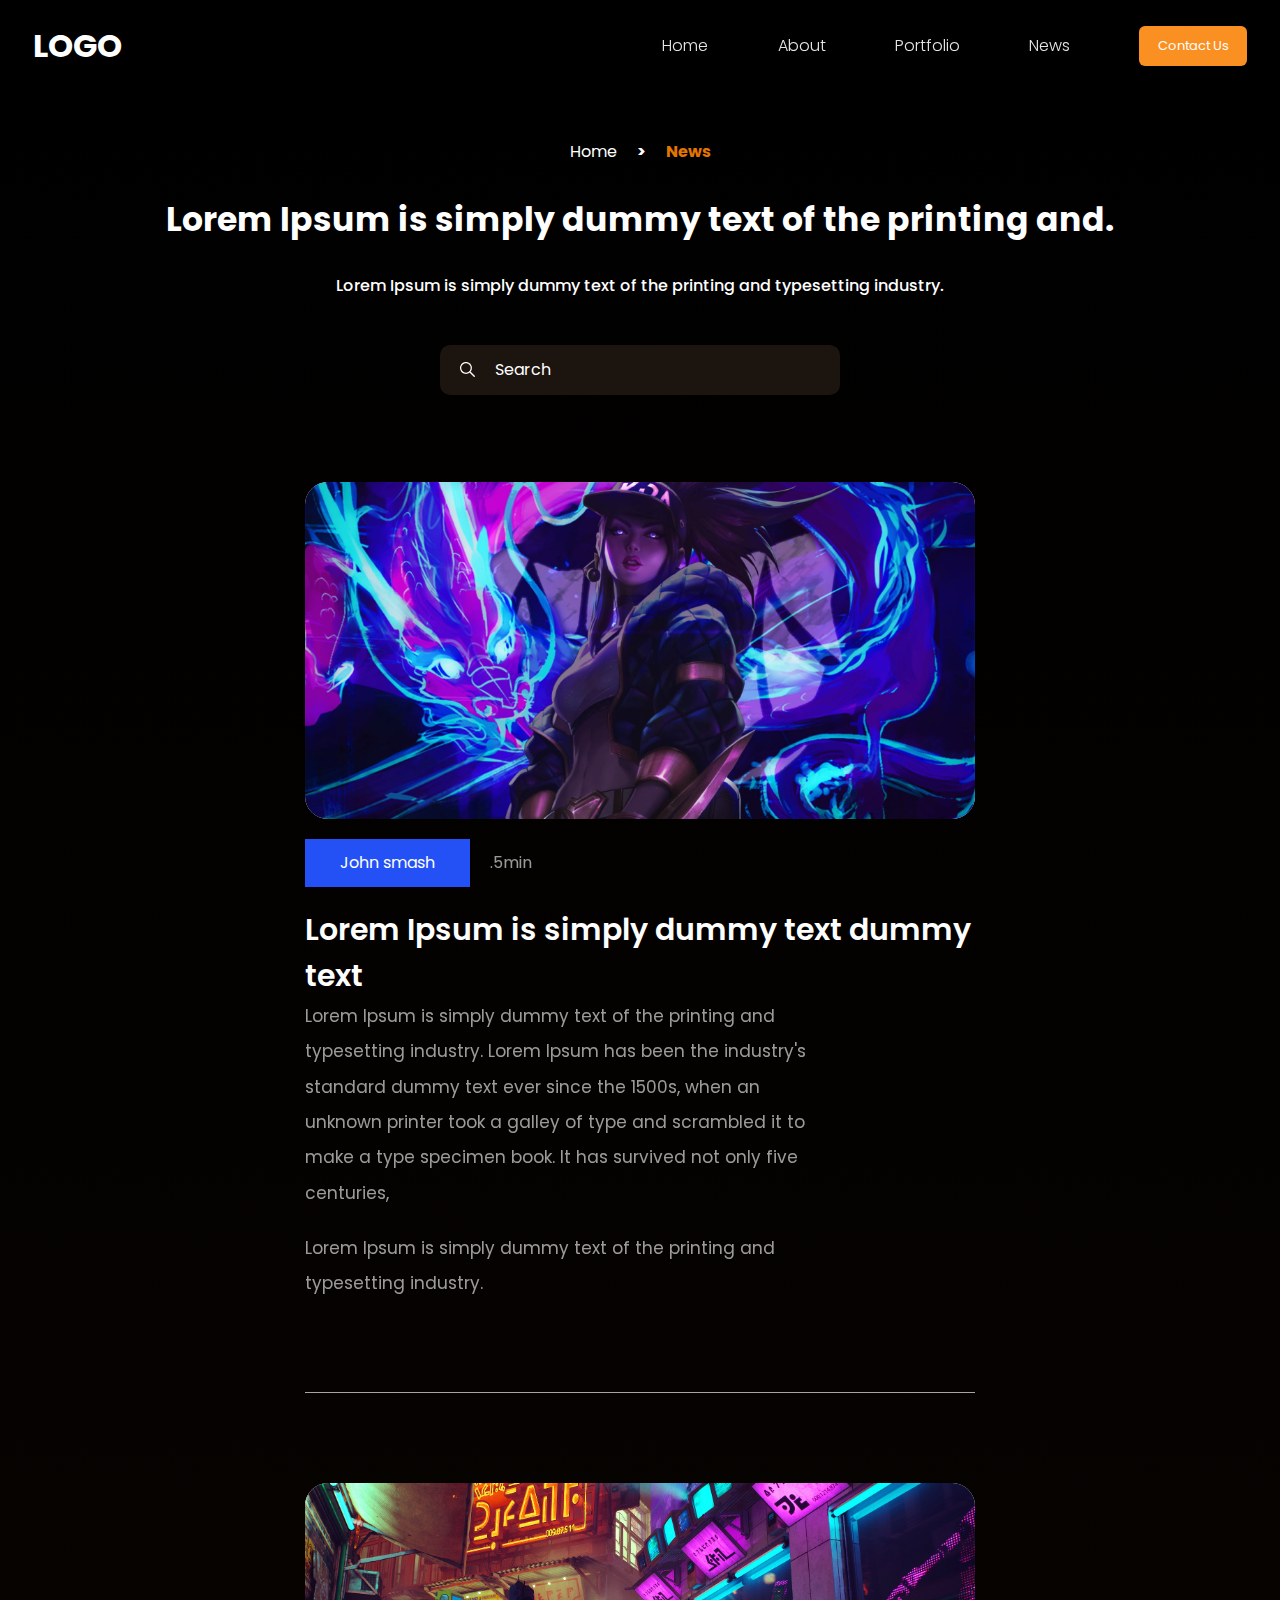
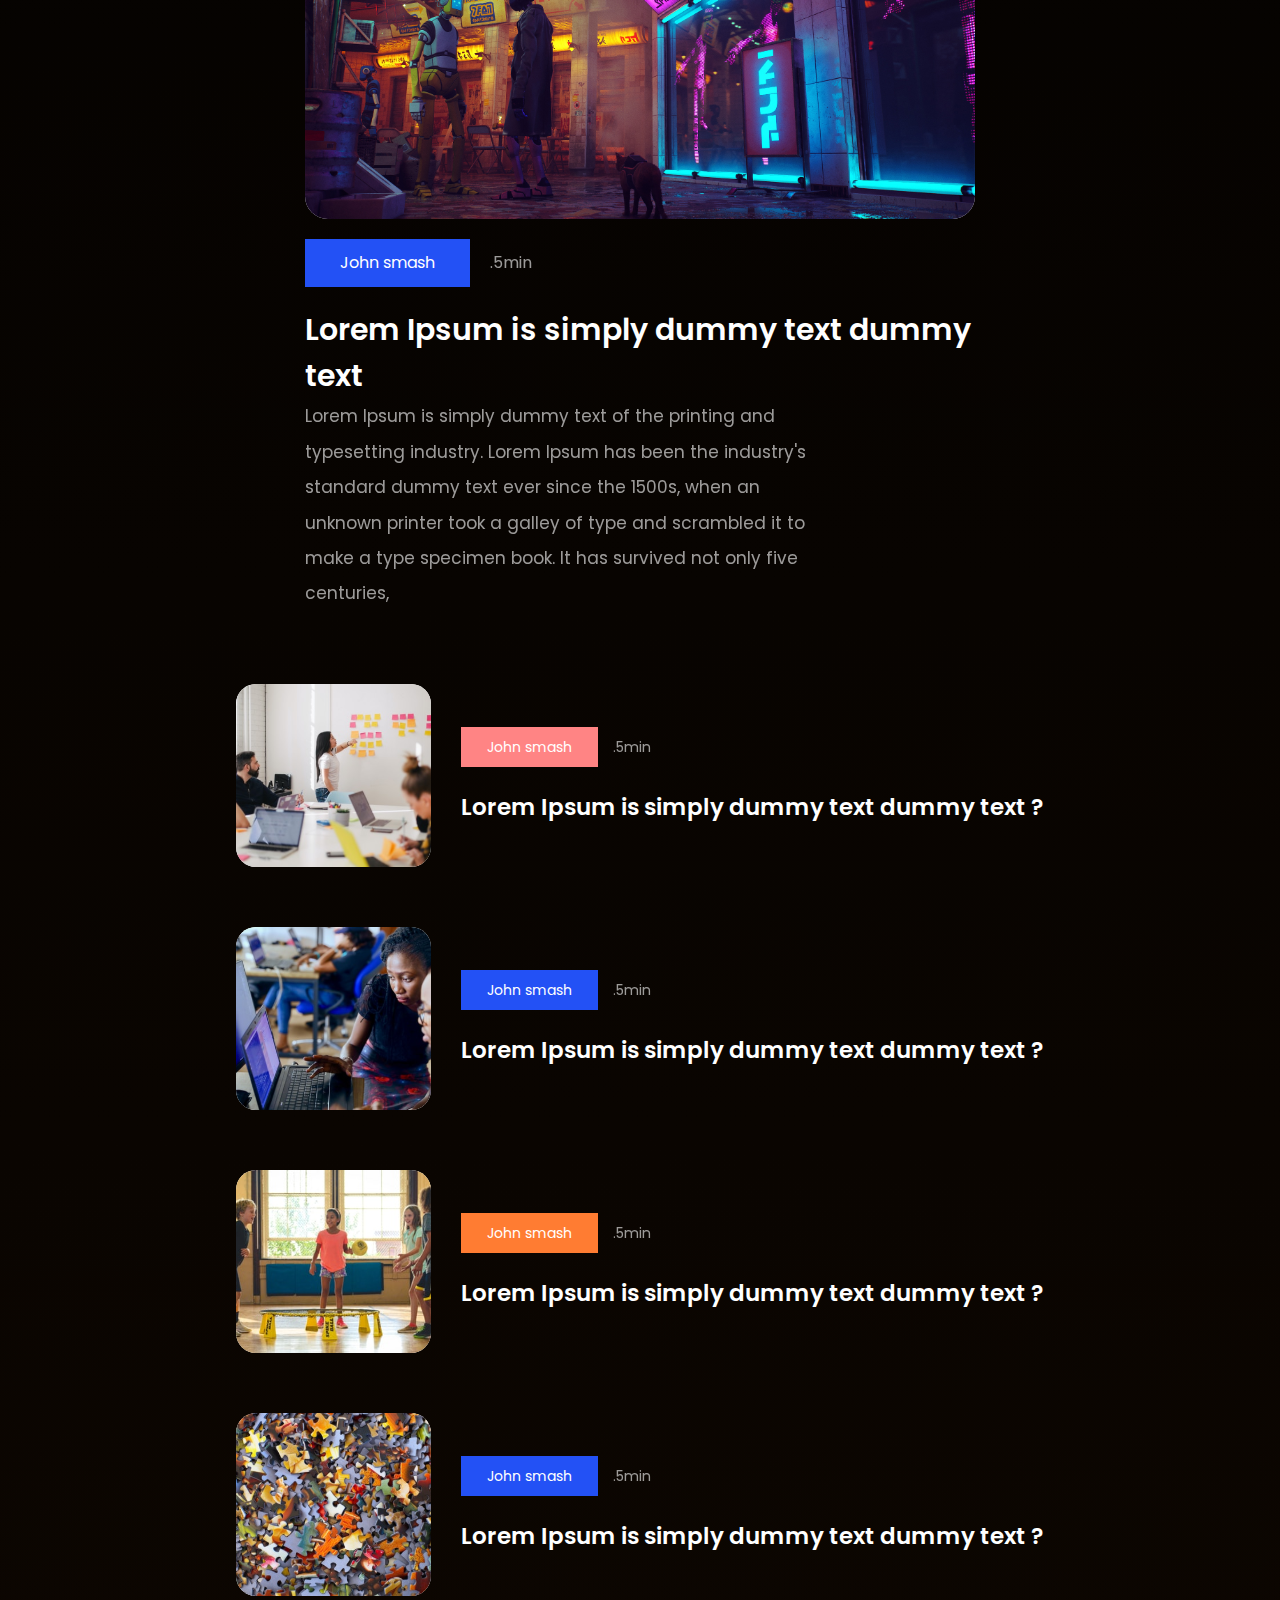
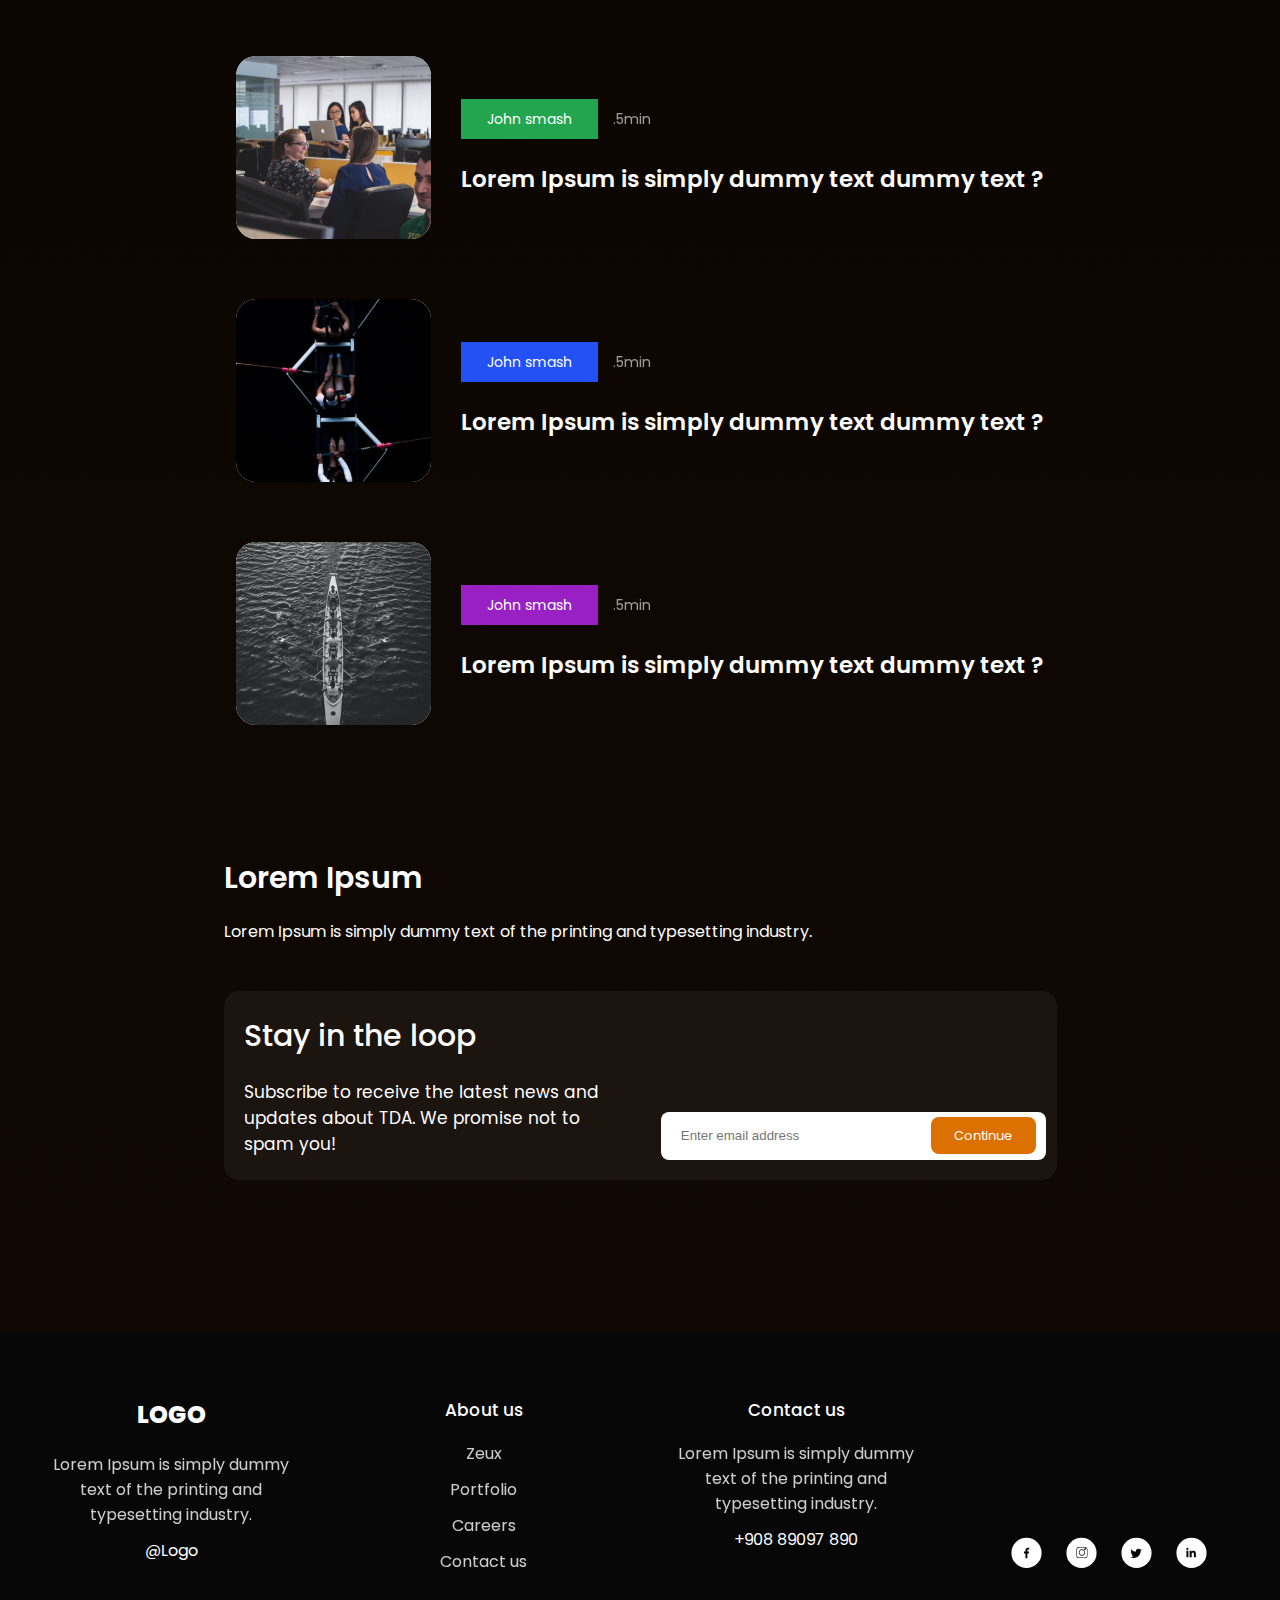
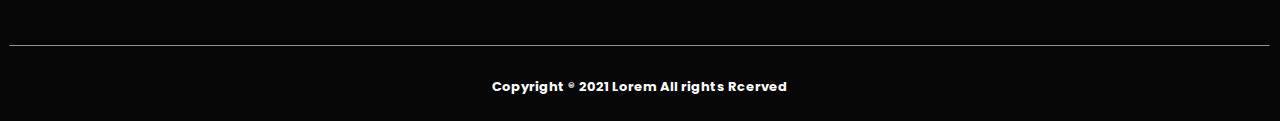
<file: news.html>
<!DOCTYPE html>
<html lang="en">
<head>
    <meta charset="UTF-8">
    <meta name="viewport" content="width=device-width, initial-scale=1.0">
    <title>Document</title>
    <link rel="stylesheet" href="/css/news.css">
    <link rel="stylesheet" href="/css/style.css">
</head>
<body>
    <header class="header">
        
        <div class="header__logo">
            <h1 class="header__logo-text">LOGO</h1>
        </div>
        <nav class="header__nav">
            <ul class="header__list">
                <li><a href="/index.html">Home</a></li>
                <li><a href="/about.html">About</a></li>
                <li><a href="/portfolio.html">Portfolio</a></li>
                <li><a href="/">News</a></li>
            </ul>
            <a class="header__button" href="/contacts.html">Contact Us</a>
        </nav>
        
    </header>

    <section class="top">
        <div class="container">
            <div class="top-text">

                <div class="top-text__place">
                    <a href="/index.html">Home</a>
                    <h3>></h3>
                    <h3 class="text-place__orange">News</h3>
                </div>

                <h1 class="top-title">Lorem Ipsum is simply dummy text of the printing and.</h1>
                <p class="top-text__main">Lorem Ipsum is simply dummy text of the printing and typesetting industry.</p>
                </div>
                <div class="top-search">
                <p class="search"><img class="search-icon" src="/news-img/icons/search.png" alt="">Search</p>
            </div>
        </div>
    </section>
    
    <section class="news">
        <div class="container">
            <div class="news-left">

            <div class="news-left__first">
                <img class="news-left__img" src="/news-img/witch.svg" alt="">
                <div class="left-duration">
                    <div class="left-name">John smash</div>
                    <p class="left-time">.5min</p>
                </div>
                <h2 class="left-title">Lorem Ipsum is simply dummy text dummy text </h2>
                <p class="left-text">Lorem Ipsum is simply dummy text of the printing and typesetting industry. Lorem Ipsum has been the industry's standard dummy text ever since the 1500s, when an unknown printer took a galley of type and scrambled it to make a type specimen book. It has survived not only five centuries,</p>
                <p class="left-text margin">Lorem Ipsum is simply dummy text of the printing and typesetting industry.</p>
            </div>  

            <div class="news-left__second">
                <img class="news-left__img" src="/news-img/walking-man.svg" alt="">
                <div class="left-duration">
                    <div class="left-name">John smash</div>
                    <p class="left-time">.5min</p>
                </div>
                <h2 class="left-title">Lorem Ipsum is simply dummy text dummy text</h2>
                <p class="left-text">Lorem Ipsum is simply dummy text of the printing and typesetting industry. Lorem Ipsum has been the industry's standard dummy text ever since the 1500s, when an unknown printer took a galley of type and scrambled it to make a type specimen book. It has survived not only five centuries,</p>
            </div>
            </div>
            <div class="news-right">

            <div class="news-right__item">
                <img class="news-right__img" src="/news-img/1.svg" alt="">
                <div class="news-right__main">
                    <div class="right-duration">
                        <div class="right-name purple">John smash</div>
                        <p class="right-place">.5min</p>
                    </div>
                    <h3 class="right-text">Lorem Ipsum is simply dummy text dummy text ? </h3>
                </div>
            </div>

            <div class="news-right__item">
                <img class="news-right__img" src="/news-img/2.svg" alt="">
                <div class="news-right__main">
                    <div class="right-duration">
                        <div class="right-name blue">John smash</div>
                        <p class="right-place">.5min</p>
                    </div>
                    <h3 class="right-text">Lorem Ipsum is simply dummy text dummy text ? </h3>
                </div>
            </div>

            <div class="news-right__item">
                <img class="news-right__img" src="/news-img/3.svg" alt="">
                <div class="news-right__main">
                    <div class="right-duration">
                        <div class="right-name orange">John smash</div>
                        <p class="right-place">.5min</p>
                    </div>
                    <h3 class="right-text">Lorem Ipsum is simply dummy text dummy text ? </h3>
                </div>
            </div>

            <div class="news-right__item">
                <img class="news-right__img" src="/news-img/4.svg" alt="">
                <div class="news-right__main">
                    <div class="right-duration">
                        <div class="right-name blue">John smash</div>
                        <p class="right-place">.5min</p>
                    </div>
                    <h3 class="right-text">Lorem Ipsum is simply dummy text dummy text ? </h3>
                </div>
            </div>

            <div class="news-right__item">
                <img class="news-right__img" src="/news-img/5.svg" alt="">
                <div class="news-right__main">
                    <div class="right-duration">
                        <div class="right-name green">John smash</div>
                        <p class="right-place">.5min</p>
                    </div>
                    <h3 class="right-text">Lorem Ipsum is simply dummy text dummy text ? </h3>
                </div>
            </div>

            <div class="news-right__item">
                <img class="news-right__img" src="/news-img/6.svg" alt="">
                <div class="news-right__main">
                    <div class="right-duration">
                        <div class="right-name blue">John smash</div>
                        <p class="right-place">.5min</p>
                    </div>
                    <h3 class="right-text">Lorem Ipsum is simply dummy text dummy text ? </h3>
                </div>
            </div>

            <div class="news-right__item">
                <img class="news-right__img" src="/news-img/7.svg" alt="">
                <div class="news-right__main">
                    <div class="right-duration">
                        <div class="right-name violet">John smash</div>
                        <p class="right-place">.5min</p>
                    </div>
                    <h3 class="right-text">Lorem Ipsum is simply dummy text dummy text ? </h3>
                </div>
            </div>

            </div>
        </div>
    </section>


    <section class="loop">
        <div class="container">
            <div class="loop-text">
                <h2 class="loop-text__title">Lorem Ipsum</h2>
                <p class="loop-text__text">Lorem Ipsum is simply dummy text of the printing and typesetting industry. </p>
            </div>
            <div class="loop-find">
                <div class="loop-find__text">
                    <h2 class="loop-find__text-title">Stay in the loop</h2>
                    <p class="loop-find__text-text">Subscribe to receive the latest news and updates about TDA. We promise not to spam you! </p>
                </div>
                <div class="email-form">
                    <input class="email-form__input" type="text" placeholder="Enter email address">
                    <a class="email-form__button" href="/contacts.html">Continue</a>
                </div>
            </div>
        </div>
    </section>
    <footer class="footer">
        <div class="footer-grid">
            <div class="footer-grid__logo footer-grid__item">
                <h2 class="footer-grid__logo-title">LOGO</h2>
                <p class="footer-grid__text">Lorem Ipsum is simply dummy text of the printing and typesetting industry. </p>
                <p class="footer-grid__text-logo">@Logo</p>
            </div>
            <div class="footer-grid__about footer-grid__item">
                <h4 class="footer-grid__text-main">About us</h4>
                <p class="footer-grid__text">Zeux</p>
                <p class="footer-grid__text">Portfolio</p>
                <p class="footer-grid__text">Careers</p>
                <p class="footer-grid__text">Contact us</p>
            </div>
            <div class="footer-grid__contact footer-grid__item">
                <h4 class="footer-grid__text-main">Contact us</h4>
                <p class="footer-grid__text">Lorem Ipsum is simply dummy text of the printing and typesetting industry. </p>
                <p class="footer-grid__text-phone">+908 89097 890</p>
            </div>
            <div class="footer-grid__icons">
                <img src="/images/icons/facebook.svg" alt="" class="footer-grid__icons-item">
                <img src="/images/icons/instagram.svg" alt="" class="footer-grid__icons-item">
                <img src="/images/icons/twitter.svg" alt="" class="footer-grid__icons-item">
                <img src="/images/icons/linkedin.svg" alt="" class="footer-grid__icons-item">
            </div>
        </div>
        <img class="footer-line" src="/images/line.svg" alt="">
        <h3 class="footer-rights">Copyright ® 2021 Lorem All rights Rcerved</h3>
    </footer>
</body>
</html>
</file>
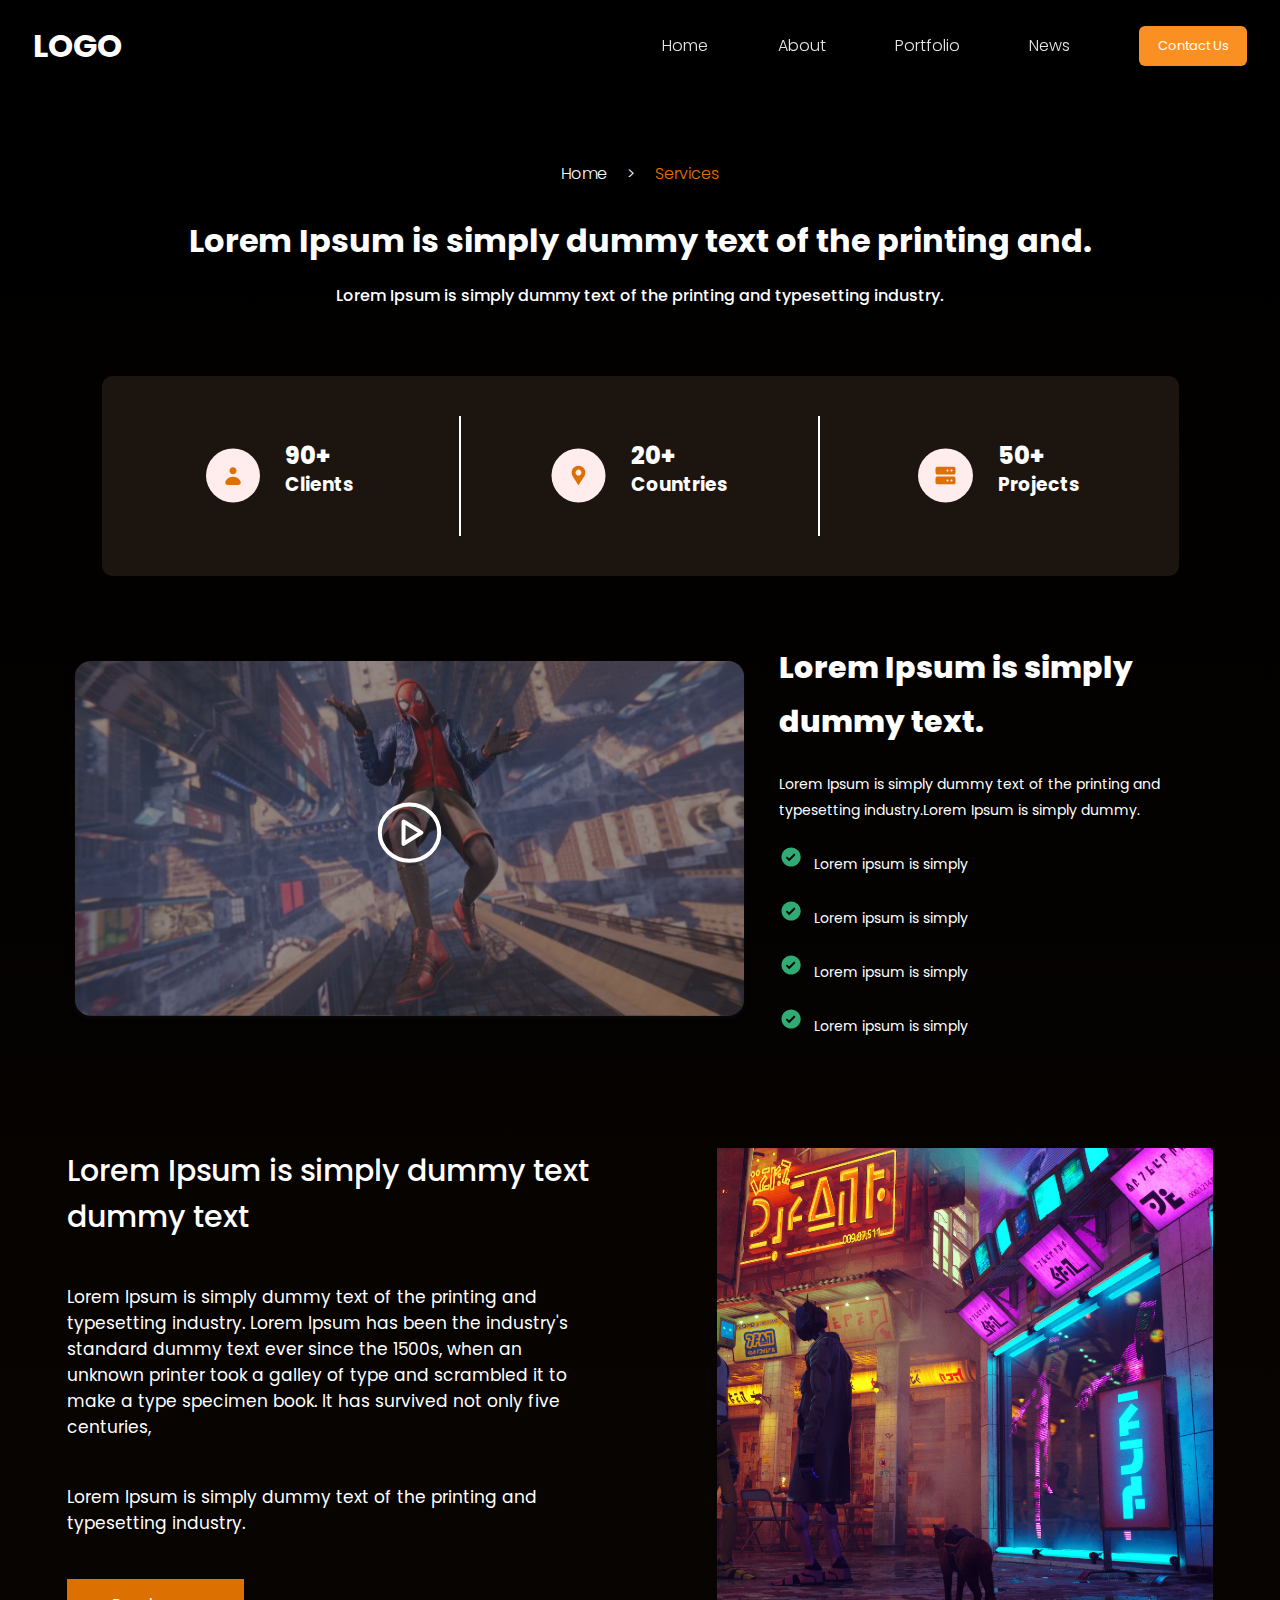
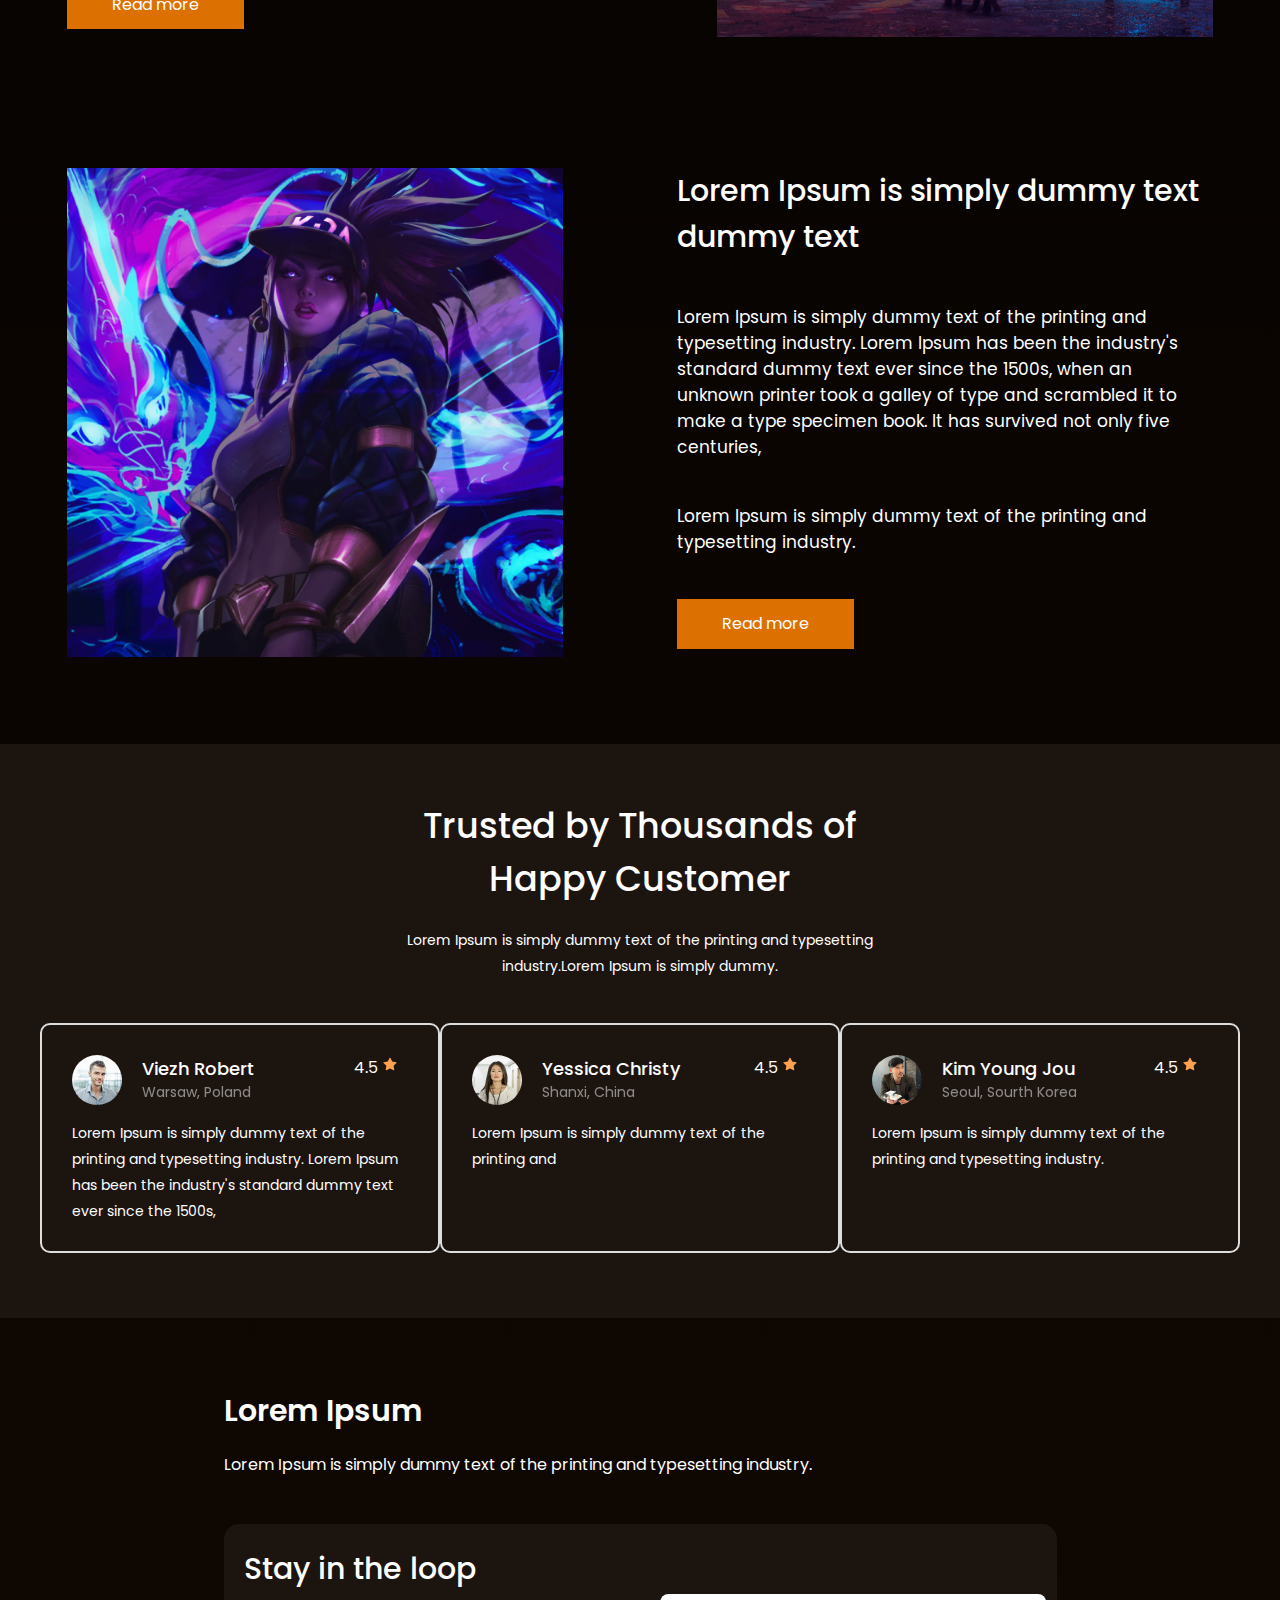
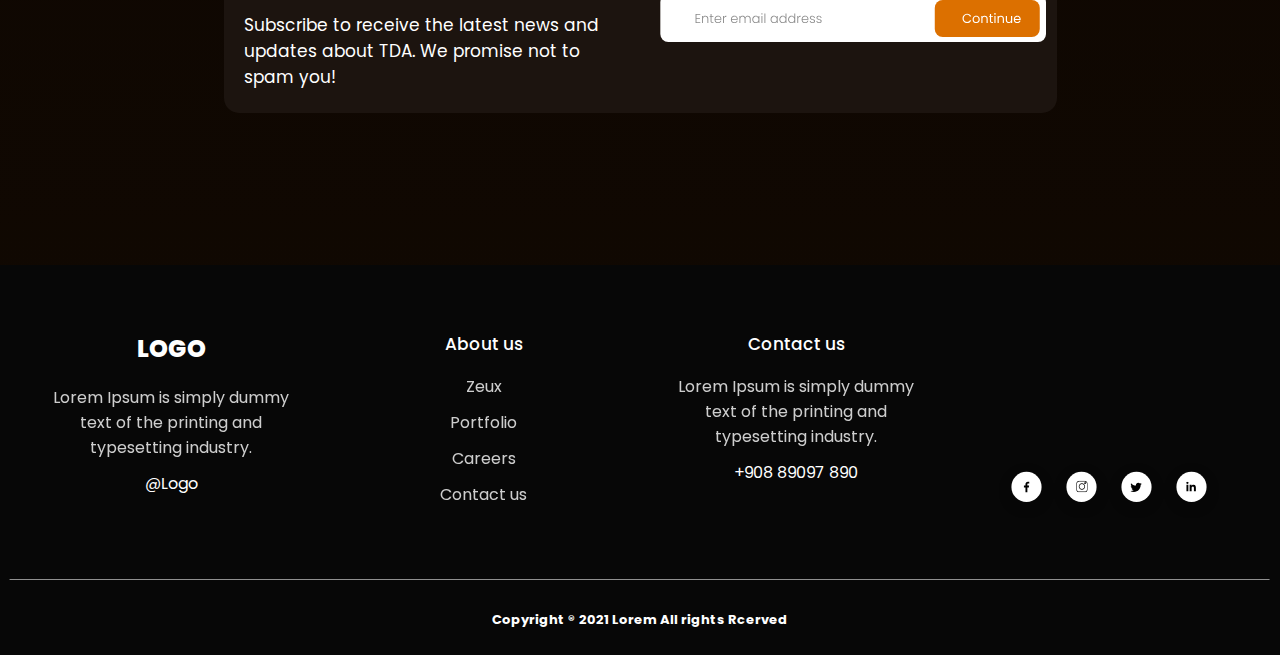
<file: portfolio.html>
<!DOCTYPE html>
<html lang="en">
<head>
    <meta charset="UTF-8">
    <meta name="viewport" content="width=device-width, initial-scale=1.0">
    <title>Document</title>
    <link rel="stylesheet" href="/css/style.css">
    <link rel="stylesheet" href="/css/portfolio.css">
    <script src="/script/portfolio.js" defer></script>
</head>
<body>
    <header class="header">
        
            <div class="header__logo">
                <h1 class="header__logo-text">LOGO</h1>
            </div>
            <nav class="header__nav">
                <ul class="header__list">
                    <li><a href="/index.html">Home</a></li>
                    <li><a href="/about.html">About</a></li>
                    <li><a href="/">Portfolio</a></li>
                    <li><a href="#">News</a></li>
                </ul>
                <a class="header__button" href="#">Contact Us</a>
            </nav>
        
    </header>

    <section class="presentation">
        <div class="container">
            <div class="presentation-text">

                <div class="presentation-text__place">
                    <a href="/index.html">Home</a>
                    <h3>></h3>
                    <h3 class="text-place__orange">Services</h3>
                </div>

                <h1 class="presentation-title">Lorem Ipsum is simply dummy text of the printing and.</h1>
                <p class="presentation-text">Lorem Ipsum is simply dummy text of the printing and typesetting industry.</p>
            </div>

            <div class="perfomance">
                <div class="perfomance-item">
                    <img class="perfomance-item__icon"  src="/portfolio-img/icons/users.svg" alt="">
                    <div class="perfomance-item__text">
                        <h2 class="item-text__number">90+</h2>
                        <h3 class="item-text__text">Clients</h3>
                    </div>
                </div>
                <div class="perfomance-item">
                    <img class="perfomance-item__icon"  src="/portfolio-img/icons/location.svg" alt="">
                    <div class="perfomance-item__text">
                        <h2 class="item-text__number">20+</h2>
                        <h3 class="item-text__text">Countries</h3>
                    </div>
                </div>
                <div class="perfomance-item right">
                    <img class="perfomance-item__icon" src="/portfolio-img/icons/server.svg" alt="">
                    <div class="perfomance-item__text">
                        <h2 class="item-text__number">50+</h2>
                        <h3 class="item-text__text">Projects</h3>
                    </div>
                </div>
            </div>
        </div>
    </section>

    <section class="portfolio-spiderman">
        <div class="container">
            <img class="portfolio-spiderman-img" src="/portfolio-img/spiderman.svg" alt="">
            <div class="portfolio-spiderman-text">
                <h2 class="portfolio-spiderman-text__title">Lorem Ipsum is simply dummy text.</h2>
                <p class="portfolio-spiderman-text__main">Lorem Ipsum is simply dummy text of the printing and typesetting industry.Lorem Ipsum is simply dummy.</p>
                <p class="portfolio-spiderman-text__list"><img class="green-icon" src="/portfolio-img/icons/green.svg" alt="">Lorem ipsum is simply</p>
                <p class="portfolio-spiderman-text__list"><img class="green-icon" src="/portfolio-img/icons/green.svg" alt="">Lorem ipsum is simply</p>
                <p class="portfolio-spiderman-text__list"><img class="green-icon" src="/portfolio-img/icons/green.svg" alt="">Lorem ipsum is simply</p>
                <p class="portfolio-spiderman-text__list"><img class="green-icon" src="/portfolio-img/icons/green.svg" alt="">Lorem ipsum is simply</p>
            </div>
        </div>
    </section>

    <section class="info">
        <div class="container">

            <div class="info-1">
                <div class="info-1__text">
                    <h2 class="info__text-title">Lorem Ipsum is simply dummy text dummy text </h2>
                    <p class="info__text-main">Lorem Ipsum is simply dummy text of the printing and typesetting industry. Lorem Ipsum has been the industry's standard dummy text ever since the 1500s, when an unknown printer took a galley of type and scrambled it to make a type specimen book. It has survived not only five centuries,</p>
                    <p class="info__text-secondary">Lorem Ipsum is simply dummy text of the printing and typesetting industry.</p>
                    <a href="#" class="info-button">Read more</a>
                </div>
                <img src="/portfolio-img/man.svg" alt="">
            </div>

            <div class="info-2">
                <img src="/portfolio-img/witch.svg" alt="">
                <div class="info-2__text">
                    <h2 class="info__text-title">Lorem Ipsum is simply dummy text dummy text </h2>
                    <p class="info__text-main">Lorem Ipsum is simply dummy text of the printing and typesetting industry. Lorem Ipsum has been the industry's standard dummy text ever since the 1500s, when an unknown printer took a galley of type and scrambled it to make a type specimen book. It has survived not only five centuries,</p>
                    <p class="info__text-secondary">Lorem Ipsum is simply dummy text of the printing and typesetting industry.</p>
                    <a href="#" class="info-button">Read more</a>
                </div>
            </div>

        </div>
    </section>

    <section class="trust">
        <div class="container">
            <div class="trust-text">
                <h1 class="trust-text__title">Trusted by Thousands of Happy Customer</h1>
                <p class="trust-text__main">Lorem Ipsum is simply dummy text of the printing and typesetting industry.Lorem Ipsum is simply dummy.</p>
            </div>
            <div class="reviews">
                <div class="reviews__item">
                    <div class="reviews__item-top">
                        <div class="item-top__person">
                            <img src="/portfolio-img/viezh.svg" alt="">
                            <div class="itep-top__name-place">
                                <h4 class="item-top__name">Viezh Robert</h4>
                                <p class="item-top__place">Warsaw, Poland</p>
                            </div>
                        </div>
                        <div class="item-top__rating">
                            <p class="rating__number">4.5 <img src="/portfolio-img/icons/star.svg" alt=""></p>
                        </div>
                    </div>
                    <p class="reviews__item-main">Lorem Ipsum is simply dummy text of the printing and typesetting industry. Lorem Ipsum has been the industry's standard dummy text ever since the 1500s,</p>
                </div>
                <div class="reviews__item">
                    <div class="reviews__item-top">
                        <div class="item-top__person">
                            <img src="/portfolio-img/yessica.svg" alt="">
                            <div class="itep-top__name-place">
                                <h4 class="item-top__name">Yessica Christy</h4>
                                <p class="item-top__place">Shanxi, China</p>
                            </div>
                        </div>
                        <div class="item-top__rating">
                            <p class="rating__number">4.5 <img src="/portfolio-img/icons/star.svg" alt=""></p>
                        </div>
                    </div>
                    <p class="reviews__item-main">Lorem Ipsum is simply dummy text of the printing and </p>
                </div>
                <div class="reviews__item">
                    <div class="reviews__item-top">
                        <div class="item-top__person">
                            <img src="/portfolio-img/kim.svg" alt="">
                            <div class="itep-top__name-place">
                                <h4 class="item-top__name">Kim Young Jou</h4>
                                <p class="item-top__place">Seoul, Sourth Korea</p>
                            </div>
                        </div>
                        <div class="item-top__rating">
                            <p class="rating__number">4.5 <img src="/portfolio-img/icons/star.svg" alt=""></p>
                        </div>
                    </div>
                    <p class="reviews__item-main">Lorem Ipsum is simply dummy text of the printing and typesetting industry.</p>
                </div>
            </div>
        </div>
    </section>
    <section class="loop">
        <div class="container">
            <div class="loop-text">
                <h2 class="loop-text__title">Lorem Ipsum</h2>
                <p class="loop-text__text">Lorem Ipsum is simply dummy text of the printing and typesetting industry. </p>
            </div>
            <div class="loop-find">
                <div class="loop-find__text">
                    <h2 class="loop-find__text-title">Stay in the loop</h2>
                    <p class="loop-find__text-text">Subscribe to receive the latest news and updates about TDA. We promise not to spam you! </p>
                </div>
                <img class="find-img" src="/images/find.svg" alt="">
            </div>
        </div>
    </section>

    <footer class="footer">
        <div class="footer-grid">
            <div class="footer-grid__logo footer-grid__item">
                <h2 class="footer-grid__logo-title">LOGO</h2>
                <p class="footer-grid__text">Lorem Ipsum is simply dummy text of the printing and typesetting industry. </p>
                <p class="footer-grid__text-logo">@Logo</p>
            </div>
            <div class="footer-grid__about footer-grid__item">
                <h4 class="footer-grid__text-main">About us</h4>
                <p class="footer-grid__text">Zeux</p>
                <p class="footer-grid__text">Portfolio</p>
                <p class="footer-grid__text">Careers</p>
                <p class="footer-grid__text">Contact us</p>
            </div>
            <div class="footer-grid__contact footer-grid__item">
                <h4 class="footer-grid__text-main">Contact us</h4>
                <p class="footer-grid__text">Lorem Ipsum is simply dummy text of the printing and typesetting industry. </p>
                <p class="footer-grid__text-phone">+908 89097 890</p>
            </div>
            <div class="footer-grid__icons">
                <img src="/images/icons/facebook.svg" alt="" class="footer-grid__icons-item">
                <img src="/images/icons/instagram.svg" alt="" class="footer-grid__icons-item">
                <img src="/images/icons/twitter.svg" alt="" class="footer-grid__icons-item">
                <img src="/images/icons/linkedin.svg" alt="" class="footer-grid__icons-item">
            </div>
        </div>
        <img class="footer-line" src="/images/line.svg" alt="">
        <h3 class="footer-rights">Copyright ® 2021 Lorem All rights Rcerved</h3>
    </footer>
</body>
</html>
</file>
<file: css/style.css>
@import url('https://fonts.googleapis.com/css2?family=Poppins:ital,wght@0,100;0,200;0,300;0,400;0,500;0,600;0,700;0,800;0,900;1,100;1,200;1,300;1,400;1,500;1,600;1,700;1,800;1,900&display=swap');


* {
    margin: 0;
    padding: 0;
}
:root {
    --index: calc(1vw + 1vh);
    --text-color: #ffffff;
    --button-color: linear-gradient(to right, #FA8305, #FB9E3C);
    --orange-color: #ffffff;
}
body {
    color: var(--text-color);
    font-family: 'Poppins', sans-serif;
    background: #000000;
    background: linear-gradient(180deg, rgba(0, 0, 0, 1) 0%, rgba(18, 9, 2, 1) 100%);
}
a {
    text-decoration: none;
    color: var(--text-color);
}
.container {
    max-width: 1440px;
    padding: 0 40px;
}

/* Header */

.header {
    margin-top: calc(var(--index) * 1);
    display: flex;
    align-items: center;
    justify-content: space-between;
    padding: 0 calc(var(--index) * 1.5);
}
.header > * {
    z-index: 1;
}
.logo-register {
    display: flex;
    align-items: center;
}
.register {
    display: flex;
    font-size: 18px;
    font-weight: 500;
    transition: 0.6s;
    margin-left: 30px;
}
.register-button{
    display: flex;
    justify-content: center;
    align-items: center;
    width: 130px;
    height: 40px;
    background-color: #1E1E1E;
    border-top-left-radius: 6px;
    border-bottom-left-radius: 6px;

    font-size: 13px;
    transition: 0.6s;
}
.authorization-button {
    display: flex;
    justify-content: center;
    align-items: center;
    width: 130px;
    height: 40px;
    background-color: #FA9021;
    border-top-right-radius: 6px;
    border-bottom-right-radius: 6px;

    font-size: 13px;
    transition: 0.6s;
}
.cabinet-button{
    display: flex;
    justify-content: center;
    align-items: center;
    width: 130px;
    height: 40px;
    background-color: #1E1E1E;
    border-radius: 6px;

    font-size: 13px;
    transition: 0.6s;
}
.cabinet-button:hover {
    opacity: 0.7;
}
.register-button:hover {
    opacity: 0.7;
}
.authorization-button:hover {
    opacity: 0.7;
}
img {
    max-width: 100%;
}
.header .container{
    display: flex;
    justify-content: space-around;
    align-items: center;
}
.header__list {
    display: flex;
    align-items: center;
    width: calc(var(--index) * 30);
    justify-content: space-evenly;
    list-style: none;

    font-size: 16px;
}
.header__button{
    display: flex;
    justify-content: center;
    align-items: center;
    width: 130px;
    height: 40px;
    background-color: #FA9021;
    border-radius: 6px;

    font-size: 13px;
    transition: 0.6s;
}

.header__nav {
    display: flex;
    width: calc(var(--index) * 30);
    justify-content: space-around;
}
.header__nav li {
    font-size: 16px;
    font-weight: 300;
    opacity: 0.9;
    transition: 0.6s;
}

.header__button:hover {
    opacity: 0.7;
}
.header__nav li:hover{
    opacity: 0.7;
}
/* hero */

.hero {
    padding-top: calc(var(--index) * 3);
    display: flex;
    justify-content: center;
}
.hero .container {
    display: flex;
    justify-content: space-evenly;
    height: auto;

}
.hero__text-block {
    width: calc(var(--index) * 18);
}
.hero__text-block > *{
    line-height: 155%;
    margin-bottom: 26px;
}
.hero__litte-title {
    color: #E87D0E;
    font-weight: 700;
    font-size: 20px;
}
.hero__main-title {
    font-weight: 700;
    font-size: 50px;
}
.hero__text {
    line-height: 200%;
    font-weight: 400;
    font-size: 16px;
}
.hero__button {
    display: flex;
    justify-content: center;
    align-items: center;
    width: 195px;
    height: 53px;
    border-radius: 40px;
    background: var(--button-color);
    font-weight: 400;
    font-size: 16px;

    transition: 0.6s;
}
.hero__img {
    position: relative;
    left: 20px;
    top: calc(var(--index) * -6);
    margin-bottom: calc(var(--index) * -6);
}


.hero__button:hover {
    opacity: 0.7;
}
/* Choice */

.choice {
    margin-top: calc(var(--index) * 5);
    display: flex;
    justify-content: center;
}
.choice .container {
    width: 100%;
}
.choice__trends {
    display: flex;
    justify-content: space-between;
}
.choice__trends-text {
    font-size: 31px;
    font-weight: 700;
    line-height: 185%;
}
.choice__button {
    display: flex;
    justify-content: center;
    align-items: center;
    font-size: 20px;
    line-height: 185%;

    width: 140px;
    height: 55px;
    border-radius: 10px;
    background-color: #1e1e1e;

    transition: 0.6s;
}
.choice__gallery {
    display: flex;
    justify-content: space-evenly;
    width: 100%;
    margin-top: 55px;
    flex-wrap: wrap;
    gap: 20px;
}
.choice__gallery-item {
    display: flex;
    flex-direction: column;
    align-items: center;
 
}
.choice__gallery-followers{
    display: flex;
    align-items: center;
    margin-top: 25px;
}
.choice__gallery-followers img {
    margin-right: 8px;
    width: 25px;
    height: 25px;
}
.choice__gallery-followers {
    line-height: 187%;
    font-size: 22px;
    font-weight: 300;
}
.choice__gallery-img {
    transition: transform 0.6s ease;
}

.choice__gallery-img:hover{
    transform: scale(1.1);
}

.choice__button:hover{
    opacity: 0.7;
}

/* Text Zone */

.photo { 
    display: flex;
    justify-content: center;
}
.photo .container {
    display: flex;
    flex-direction: column;
    align-items: center;
    width: 100%;
}
.photo__title {
    width: 100%;
    display: flex;
    justify-content: center;
    align-items: center;
    margin-top: calc(var(--index) * 5);
    margin-bottom: calc(var(--index) * 3);

}
.photo__title-main {
    text-align: center;
    font-size: 35px;
    line-height: 187%;
    font-weight: 600;
    margin-bottom: 32px;
    width: 50vw;
    max-width: 826px;
}
.photo__text {
    display: flex;
    flex-direction: column;
    max-width: 33vw;
    margin-bottom: calc(var(--index) * 2);
    padding-left: 20px;

}
.photo__text-main {
    font-size: 30px;
    line-height: 187%;
    font-weight: 600;
    margin-bottom: 32px;
}
.photo__text-text {
    font-size: 16px;
    line-height: 187%;
}
.spiderman-section {
    max-width: 1140px;
    display: flex;
    flex-direction: column;
    justify-content: center;

}
.spiderman__img {
    height: auto;
    max-width: 100%;
}

/* development */
.development {
    margin-top: calc(var(--index) * 2);
    background-image: url(/images/bg-development.svg);
    background-repeat: no-repeat;
    background-size: cover;
    background-position: center;
    display: flex;
    justify-content: center;
    position: relative;
    min-height: 881px;
}
.development::before {
    content: '';
    position: absolute;
    top: 0;
    left: 0;
    width: 100%;
    height: 100%;
    background-color: rgba(0, 0, 0, 0.85);
    z-index: 1;
}
.development >* {
    position: relative;
    z-index: 2;
}
.development-text {
    display: flex;
    flex-direction: column;
    text-align: center;
    align-items: center;
    margin-bottom: calc(var(--index) * 4);
}
.development-text__title {
    margin-top: calc(var(--index) * 3);
    margin-bottom: calc(var(--index) * 1);
    line-height: 187%;
    font-size: 30px;
    font-weight: 700;
    max-width: 826px;
}
.development-text__text {
    line-height: 187%;
    font-size: 16px;
    max-width: 826px;
}
.development-items {
    max-width: 1045px;
    display: flex;
    flex-wrap: wrap;
    justify-content: center;
    gap: 62px 50px;
    padding-bottom: calc(var(--index) * 2);
}
.development-items__item {
    display: flex;
    min-width: 200px;
    flex-direction: column;
    align-items: center;
    
}
.development-items__item__text {
    margin-bottom: calc(var(--index) * 1);
    font-size: 16px;
    font-weight: 500;
    line-height: 187%;
}
.development__icon {
    max-width: 65px;
    max-height: 65px;
    margin-bottom: calc(var(--index) * 1);
}
.development__arrow-icon {
    max-width: 21px;
    max-height: 21px;
}

/* Projects */

.projects {
    display: flex;
    justify-content: center;
}
.projects .container {
    display: flex;
    flex-direction: column;
    align-items: center;
    width: 100%;
}
.projects-text {
    display: flex;
    flex-direction: column;
    text-align: center;
}
.projects-text__title {
    margin-top: calc(var(--index) * 7);
    margin-bottom: calc(var(--index) * 1);
}
.projects-text__text {
    max-width: 500px;
    margin-bottom: calc(var(--index) * 3);
}
.projects-gallery {
    display: flex;
    flex-wrap: wrap;
    align-items: center;
    justify-content: center;
    gap: 25px;

    margin-bottom: calc(var(--index) * 3);
 }

  .projects-gallery > *{
    transition: transform 0.6s ease;
  }


 .projects-gallery > *:hover{
    transform: scale(1.1);
 }
 /* Loop */

 .loop {
    display: flex;
    justify-content: center;
}
.loop .container {
    display: flex;
    flex-direction: column;
}
.loop-text {
    margin-top: calc(var(--index) * 3);
    margin-bottom: calc(var(--index) * 2);
}
.loop-text__title {
    font-size: 30px;
    line-height: 187%;
    font-weight: 600;

    margin-bottom: calc(var(--index) * 0.5);
}
.loop-text__text {
    font-size: 16px;
    line-height: 187%;
}
.loop-find {
    display: grid;
    grid-template-columns: repeat(auto-fit, minmax(400px, 1fr));
    align-items: center;
    gap: 20px;
    background-color: #1C140F;

    min-height: 189px;
    border-radius: 15px;
    margin-bottom: calc(var(--index) * 7);
}
.loop-find__text {
    display: flex;
    flex-direction: column;
    gap: 20px;
    margin-left: calc(var(--index) * 2);
}
.loop-find__text-title {
    font-size: 30px;
    font-weight: 500;
}
.loop-find__text-text {
    font-size: 17px;
}
.find-img {
    margin: auto;
    gap: 20px;
}
.email-form {
    margin: auto;
    width: 385px;
    height: 48px;
    background-color: #ffffff;
    border-radius: 8px;
    display: flex;
    align-items: center;
    justify-content: space-between;
}
.email-form__input {
    border: none;
    height: 100%;
    margin-left: 20px;
    width: 200px;
}
.email-form__button {
    border-radius: 8px;
    display: flex;
    font-size: 13px;
    align-items: center;
    justify-content: center;
    margin-right: 10px;
    background-color: #DC7000;
    width: 105px;
    height: 37px;
    transition: 0.6s ease;
}
.email-form__button:hover {
    opacity: 0.6;
}
/* Footeer */

.footer {
    padding-top: calc(var(--index) * 3);
    background-color: #070707;
}
.footer-grid {
    display: grid;
    grid-template-columns: repeat(auto-fit, minmax(200px, 1fr));
    gap: 50px;
    padding: 0 40px;
}
.footer-grid__logo-title {
    font-size: 24px;
    font-weight: 800;
    line-height: 153%;  
    margin-bottom: calc(var(--index) * 0.8);
}
.footer-grid__text {
    font-size: 16px;
    opacity: 0.8;
    margin-bottom: calc(var(--index) * 0.5);
}
.footer-grid__text-main {
    font-size: 17px;
    font-weight: 500;
    margin-bottom: calc(var(--index) * 0.8);
}
.footer-grid__icons {
    display: flex;
    align-items: end;
    justify-content: center;
    margin-bottom: calc(var(--index) * 2);
}
.footer-grid__icons-item {
    max-width: 55px;
    max-height: 55px;
}
.footer-rights {
    font-size: 13px;
    line-height: 190%;
    text-align: center;
    margin-top: calc(var(--index) * 1);
    padding-bottom: calc(var(--index) * 1);
}
.footer-line {
    width: 100vw;

}
.footer-grid__item {
    display: flex;
    flex-direction: column;
    text-align: center;

    margin-bottom: calc(var(--index) * 2);
}

/* Media */

@media (max-width: 1296px) {
    .loop-find__text {
        margin: 10px 20px;
    }
    .email-form {
        margin-bottom: 20px;
    }

}

@media (max-width: 800px) {
    .hero__img {
        display: none;
    }
}
@media (max-width: 750px) {
    .header__list {
        flex-wrap: wrap;
        width: 100%;
        gap: 20px;
        margin: 0 10px;
    }
    .header__nav {
        display: flex;
        align-items: center;
    }
}
@media (max-width: 800px) {
    .hero__img {
        display: none;
    }
}
@media (max-width: 800px) {
    .hero__img {
        display: none;
    }
}
@media (max-width: 420px) {
    .loop-text {
        width: 100%;
        margin: 20px auto;
        max-width: 200px;
        text-align: center;
    }
}
@media (max-width: 385px) {
    .email-form{
        display: none;
    }
    .loop-find__text {
        max-width: 300px;
        margin: 0 auto;
        padding-top: 10px;
    }
    .loop-find {
        display: flex;
        text-align: center;
        flex-direction: column;
        width: 350px;
        margin-top: 50px;
    }
    .choice__button {
        font-size: 16px;
    }
}
</file>
<file: css/about.css>
p {
    opacity: 0.8;
}

.about-hero {
    margin-top: calc(var(--index) * 3);
    display: flex;
    justify-content: center;
}
.about-hero .container {
    display: flex;
    justify-content: space-around;
    width: 100%;
    align-items: center;
}
.about-hero__text {
    display: flex;
    flex-direction: column;
}
.about-hero__text > *{
    margin-top: calc(var(--index) * 1.5);
    max-width: 450px;
}

.text-place {
    display: flex;
}
.text-place a, h3 {
    font-size: 13px;
    line-height: 208%;
}
.text-place > * {
    margin: calc(var(--index) * 0.3);
}
.text-place__about {
    color: #E47500;
}
.about-hero__text-title {
    font-size: 30px;
    line-height: 180%;
    font-weight: 700;
}
.about-hero__text-main {
    font-size: 15px;
    line-height: 208%;
    opacity: 0.8;
}
.vector {
    margin-left: 15px;
}
.text-place a {
    transition: 0.6s;
}
.text-place a:hover {
    opacity: 0.6;
}
/* Work */

.work {
    display: flex;
    justify-content: center;
}
.work .container {
    width: 100%;
}
.work-text {
    margin-top: calc(var(--index) * 3);
    font-size: 25px;
    font-weight: 600;
    line-height: 180%;
}
.work-list {
    display: flex;
    justify-content: space-evenly;
    flex-wrap: wrap;
    gap: 20px;
    margin-top: calc(var(--index) * 1.5);
    margin-bottom: calc(var(--index) * 3);
}
.work-list__item {
    display: flex;
    flex-direction: column;
    justify-content: center;
    width: 378px;
    height: 348px;
    background-color: #1C140F;
    border-radius: 20px;
}
.work-list__item > * {
    margin: 0 37px;
}
.item-color {
    margin-top: 71px;
    width: 140px;
    height: 39px;
    display: flex;
    justify-content: center;
    align-items: center;
    border-radius: 8px;
}
.purple {
    background-color: rgba(176, 0, 220, 0.11)
}
.brown {
    background-color: rgba(220, 66, 0, 0.11);
}
.green {
    background-color: rgba(0, 220, 141, 0.11);
}
.item-color__text {
    font-size: 14px;
    line-height: 187%;
}
.work-list__title {
    font-size: 20px;
    font-weight: 700;
    margin-bottom: 16px;
    margin-top: 19px;

}
.work-list__text {
    font-size: 14px;
    line-height: 187%;
    margin-bottom: 64px;
}

/* Witch */

.witch {
    display: flex;
    justify-content: center;
    background-color: #1C140F;
    min-height: 603px;
}
.witch .container {
    display: flex;
    width: 100%;
    justify-content: space-evenly;
}
.witch-image {
    height: 100%;
    display: flex;
    align-items: end;
}
.witch-text {
    display: flex;
    flex-direction: column;
    justify-content: center;
    max-width: 536px;
}
.witch-text__little {
    font-size: 16px;
    font-weight: 500;
    line-height: 202%;
}
.witch-text__title {
    font-size: 28px;
    line-height: 157%;
    font-weight: 700;
}
.witch-text__main {
    font-size: 16;
    line-height: 202%;
}


/* Work */


.team {
    display: flex;
    justify-content: center;
}
.team .container {
    width: 100%;
    padding-bottom: calc(var(--index) * 3);
}
.team-title {
    margin-top: calc(var(--index) * 4);
    font-size: 25px;
    font-weight: 700;
    line-height: 180%;
}
.team-list {
    margin-top: calc(var(--index) * 1.5);
    display: flex;
    justify-content: space-evenly;
    flex-wrap: wrap;
}
.team-list__item {
    background-color: #1C140F;
    border-radius: 20px;
    width: 295px;
    height: 253px;
    display: flex;
    flex-direction: column;
    justify-content: center;
    align-items: center;
}
.list-item__name {
    font-size: 19px;
    font-weight: 700;
    line-height: 202%;
}
.list-item__work {
    font-weight: 300;
    line-height: 202%;
    color: #E8E8E8;
}
</file>
<file: css/contacts.css>
/* Map */

.map {
    display: flex;
    flex-direction: column;
    align-items: center;
}
.map .container {
    width: 100%;
    display: flex;
    flex-direction: column;
    align-items: center;
}
.map-text__place {
    display: flex;
    margin-top: calc(var(--index) * 3);
}
.map-text__place > * {
    margin: 0 10px;
    font-size: 16px;
    line-height: 208.5%;
}
.map-place__orange {
    color: #E47500;
}
.map-title {
    font-size: 33px;
    line-height: 180%;
    font-weight: 700;
    margin-top: calc(var(--index) * 1);
    text-align: center;
}
.map-text {
    text-align: center;
    font-size: 16px;
    line-height: 187%;
    margin-top: calc(var(--index) * 1);
    font-weight: 500;
}
.map-img {
    margin-top: calc(var(--index) * 2);
}
.contacts-list {
    width: 100%;
    margin-top: calc(var(--index) * 2);
    display: grid;
    grid-template-columns: repeat(auto-fill, minmax(396px, 1fr));
    gap: 20px;
    margin-bottom: calc(var(--index) * 4);
}
.contacts-list__item {
    display: flex;
    justify-content: center;
    align-items: center;
}
.social {
    border-right: 1px solid #FFFFFF;
    display: flex;
    flex-direction: column;
    align-items: center;
}
.social-text {
    font-weight: 300;
    font-size: 16px;
}
.phone {
    border-right: 1px solid #FFFFFF;
}
.phone-text {
    display: flex;
    justify-content: center;
    font-weight: 300;
    font-size: 16px;
}
.phone-icon {
    margin-right: 16px;
}

.place-text {
    max-width: 300px;
    font-weight: 300;
    font-size: 16px;
}
.place-icon {
    margin-right: 10px;
}


/* Feedback */



.feedback {
    display: flex;
    flex-direction: column;
    align-items: center;
    background-image: url(/contacts-img/bg.svg);
    background-size: cover;
    background-position: center;
    background-repeat: no-repeat;
    width: 100%;
    height: 100%;
}
.feedback-title {
    margin-top: calc(var(--index) * 2);
    font-size: 30px;
    line-height: 189%;
    font-weight: 300;

}
.feedback .container {
    display: flex;
    flex-direction: column;
    align-items: center;
    width: 100%;


}
.feedback-text {
    margin-top: calc(var(--index) * 0.3);
    font-size: 13px;
    line-height: 190%;
    font-weight: 500;
}
.form {
    margin-top: calc(var(--index) * 2);
    display: flex;
    flex-direction: column;
    width: 70%;
    max-width: 670px;
    align-items: center;

}
.form-name {
    display: flex;
    width: 100%;
    justify-content: space-between;
}
.form-fname {
    display: flex;
    flex-direction: column;
    width: 47%;
}
.form-lname {
    display: flex;
    flex-direction: column;
    width: 47%;
}
.form-email {
    margin-top: 10px;
    display: flex;
    flex-direction: column;
    width: 100%;
}
.form-message {
    margin-top: 10px;
    display: flex;
    flex-direction: column;
    width: 100%;
}
.input {
    height: 56px;
}
textarea, .input {
    background-color: #2C2420;
    border-radius: 9px;
    border-color: 0.6px solid #CECECE;
    color: #FFFFFF;
}
textarea {
    height: 230px;
}
label {
    color: #4F4F4F;
    font-size: 14px;
}
.form-button__container {
    width: 70%;
    max-width: 670px;

}
.form-button {
    float: right;
    width: 193px;
    height: 57px;
    background-color: #DC7000;
    border-radius: 10px;
    display: flex;
    align-items: center;
    justify-content: center;
    margin-top: calc(var(--index) * 1);
    margin-bottom: calc(var(--index) * 3);
    transition: 0.6s ease;
}
.form-button:hover {
    opacity: 0.6;
}
@media (max-width: 1227px) {
    .contacts-list {
        
        display: flex;
        flex-wrap: wrap;
        justify-content: center;
        gap: 20px;
    }
    .contacts-list__item {
        border: none;
        width: 350px;
    }
    .map .container {
        width: 90%;
    }
}
@media (max-width: 700px) {
    .form-button__container {
        display: flex;
        justify-content: center;
    }
    .form-button{
        float: none;
    }
}
</file>
<file: css/news.css>
/* Top */
.top {
    display: flex;
    flex-direction: column;
    align-items: center;
}
.top .container { 
    width: 100%;
    display: flex;
    flex-direction: column;
    align-items: center;
}
.top-text {
    margin-top: calc(var(--index) * 3);
    display: flex;
    flex-direction: column;
    align-items: center;
}
.search {
    margin-left: 20px;
    display: flex;
    align-items: center;

}
.top-text__place {
    display: flex;
}
.top-text__place > * {
    margin: 0 10px;
    font-size: 16px;
    line-height: 208.5%;
}
.text-place__orange {
    color: #E47500;
}
.top-title{
    margin-top: calc(var(--index) * 1);
    font-size: 33px;
    font-weight: 700;
    line-height: 180%;
}
.top-text__main {
    margin-top: calc(var(--index) * 1);
    font-size: 16px;
    font-weight: 500;
    line-height: 187%;
}
.top-search {
    margin-top: calc(var(--index) * 2);
    width: 400px;
    height: 50px;
    background-color: #1C140F;
    border-radius: 10px;
    display: flex;
    align-items: center;
}

.search-icon {
    margin-right: 20px;
    height: 15px;
    width: 15px;
}

/* News */

.news {
    display: flex;
    flex-direction: column;
    align-items: center;

}
.news .container {
    margin-top: calc(var(--index) * 4);
    display: grid;
    width: 100%;
    grid-template-columns: repeat(auto-fit, minmax(670px, 1fr));
    gap: 72px;
}
.news-left {
    max-width: 670px;
}
.news-left > *{
    display: flex;
    flex-direction: column;
    justify-content: center;
}
.news-left__first {
    padding-bottom: 90px;
    border-bottom: 0.7px solid #A5A5A5;
}
.news-left__img {
    margin-bottom: 20px;
    transition: transform 0.6s ease;
}
.news-left__img:hover {
    transform: scale(1.1);
}
.left-duration {
    display: flex;
    align-items: center;
}
.left-name {
    width: 165px;
    height: 48px;
    display: flex;
    justify-content: center;
    align-items: center;
    background-color: #2351F5;
    margin-right: 20px;
    font-size: 16px;
    line-height: 187%;
}
.left-time {
    opacity: 0.6;
    font-size: 16px;
    line-height: 187%;
}
.left-title {
    margin-top: 20px;
    font-size: 30px;
    font-weight: 600;
}
.left-text {
    opacity: 0.6;
    font-size: 17px;
    line-height: 208%;
    max-width: 530px;
}
.margin {
    margin-top: 20px;
}
.news-left__second {
    margin-top: 90px;
}



.news-right__item {
    display: flex;
    margin-bottom: 60px;
}
.news-right__img {
    margin-right: 30px;
    transition: transform 0.6s ease;
}
.news-right__img:hover {
    transform: scale(1.1);
}
.news-right__main {
    display: flex;
    flex-direction: column;
    justify-content: center;
}
.right-duration {
    display: flex;
    align-items: center;
}
.right-name {
    display: flex;
    justify-content: center;
    align-items: center;
    font-size: 14px;
    line-height: 187%;
    width: 137px;
    height: 40px;
    background-color: aqua;
    margin-right: 15px;
}
.purple {
    background-color: #FF8484;
}
.right-place {
    font-size: 14px;
    line-height: 187%;
    opacity: 0.6;
}
.right-text {
    margin-top: 23px;
    font-size: 23px;
    font-weight: 600;
}
.blue {
    background-color: #2351F5;
}
.orange {
    background-color: #FF7C32;
}
.green {
    background-color: #23A54F;
}
.violet {
    background-color: #9921C3;
}

@media (max-width: 1412px) {
    .news .container {
        display: flex;
        flex-direction: column;
        align-items: center;
        padding: 0;
        width: 90%;
    }
    .top-text {
        display: flex;
        flex-direction: column;
        align-items: center;  
        text-align: center;
        width: 90%;
    }
}
@media (max-width: 450px) {
    .top-search {
        width: 90%;
    }
}
@media (max-width: 420px) {
    .news-right {
        align-items: center;
    }
    .news-right__item {
        flex-direction: column;
        align-items: center;
        margin-bottom: 100px;
    }
    .news-right__img {
        margin: 0;
        margin-bottom: 20px;
        width: 80%;
    }
}
</file>
<file: css/portfolio.css>
.presentation {
    display: flex;
    justify-content: center;
}
.presentation .container {
    width: 100%;
    display: flex;
    flex-direction: column;
    align-items: center;
}
.presentation-text {
    text-align: center;
    font-weight: 500;
    line-height: 187%;
    margin-bottom: calc(var(--index) * 1.5);
}
.presentation-text__place {
    display: flex;
    justify-content: center;
    margin-top: calc(var(--index) * 4);
}
.presentation-text__place > * {
    font-size: 16px;
    line-height: 208%;
    margin: 0 10px;
    font-weight: 300;
}
.text-place__orange {
    color: #E47500;
}
.presentation-title {
    color: 33px;
    font-weight: 700;
    line-height: 180%;
    margin-top: calc(var(--index) * 1);
    margin-bottom: calc(var(--index) * 0.5);
}
.perfomance {
    display: grid;
    grid-template-columns: 1fr 1fr 1fr;
    background-color: #1C140F;
    min-height: 200px;
    max-width: 1140px;
    border-radius: 10px;
}
.perfomance > *{
    display: flex;
    justify-content: center;
    align-items: center;
}
.perfomance-item {
    border-right: 2px #ffffff solid;
    display: flex;
    padding: 0px 90px;
    margin: 40px 0px;
} 
.perfomance-item__text {
    display: flex;
    flex-direction: column;;
}
.item-text__number {
    font-size: 25;
    font-weight: 800;
    line-height: 30%;
    margin-bottom: calc(var(--index) * 0.5);
}
.right {
    border: 0;
}
.perfomance-item__icon {
    max-width: 55px;
    max-height: 55px;
    margin-right: 25px;
}

/* Spiderman */

.portfolio-spiderman {
    display: flex;
    justify-content: center;
    padding-top: calc(var(--index) * 3);
}
.portfolio-spiderman .container {
    width: 100%;
    display: flex;
    justify-content: space-evenly;
}
.portfolio-spiderman-text {
    display: flex;
    flex-direction: column;
    max-width: 430px;
}
.portfolio-spiderman-text__title {
    font-size: 30px;
    font-weight: 800;
    line-height: 180%;
}
.portfolio-spiderman-text__main {
    font-size: 14px;
    line-height: 187%;
    margin-top: calc(var(--index) * 1);

}
.portfolio-spiderman-text__list {
    font-size: 14px;
    line-height: 187%;
    margin-top: calc(var(--index) * 1);
}
.green-icon {
    width: 24px;
    height: 24px;
    margin-right: calc(var(--index) * 0.5);
}


/* Info */

.info {
    display: flex;
    justify-content: center;
    align-items: centers;
}
.info .container {
    width: 100%;
}
.info-1 {
    display: flex;
    justify-content: space-evenly;
    margin-top: calc(var(--index) * 5);
}
.info-1__text {
    max-width: 536px;
    margin-right: calc(var(--index) * 4);
}
.info__text-title {
    font-size: 30px;
    font-weight: 500;
    margin-bottom: calc(var(--index) * 2);
}
.info__text-main {
    font-size: 17px;
    font-weight: 400;
    margin-bottom: calc(var(--index) * 2);
}
.info__text-secondary {
    font-size: 17px;
    font-weight: 400;
    margin-bottom: calc(var(--index) * 2);
}
.info-button {
    margin-top: calc(var(--index) * 2);
    display: flex;
    justify-content: center;
    align-items: center;

    width: 177px;
    height: 50px;
    background-color: #DC7000;

}
.info-2 {
    display: flex;
    justify-content: space-evenly;
    margin-top: calc(var(--index) * 6);
    margin-bottom: calc(var(--index) * 4);
}
.info-2__text {
    max-width: 536px;
    margin-left: calc(var(--index) * 4);
}

/* Trust */

.trust {
    display: flex;
    justify-content: center;
    background-color: #1C140F;
    padding-bottom: calc(var(--index) * 3);
}
.trust .container {
    width: 100%;
    display: flex;
    flex-direction: column;
    align-items: center;
}
.trust-text {
    margin-top: calc(var(--index) * 2.5);
    max-width: 555px;
    width: 100%;
}
.trust-text__title {
    font-size: 35px;
    font-weight: 500;
    text-align: center;
}
.trust-text__main {
    margin-top: calc(var(--index) * 1);
    font-size: 14px;
    line-height: 187.5%;
    text-align: center;
    
}
.reviews {
    margin-top: calc(var(--index) * 2);
    display: flex;
    width: 100%;
    justify-content: space-evenly;
}
.reviews__item {
    width: 396px;
    height: 226px;
    display: flex;
    flex-direction: column;
    border: #DDDDDD solid 2px;
    border-radius: 10px;
}
.item-top__person {
    display: flex;
}
.reviews__item-top {
    margin-top: 30px;
    margin-left: 30px;
    margin-right: 30px;
    display: flex;
    justify-content: space-between;
}
.itep-top__name-place {
    display: flex;
    flex-direction: column;
    margin-left: 20px;
}
.item-top__name {
    font-size: 18px;
    font-weight: 500;
}
.item-top__place {
    font-size: 14px;
    opacity: 0.5;
}
.item-top__rating {
    margin-right: 10px;
}
.rating__number {
    font-size: 16px;
}
.reviews__item-main {
    margin: 0 30px;
    margin-top: 15px;
    font-size: 14px;
    line-height: 187.5%;
}
</file>
